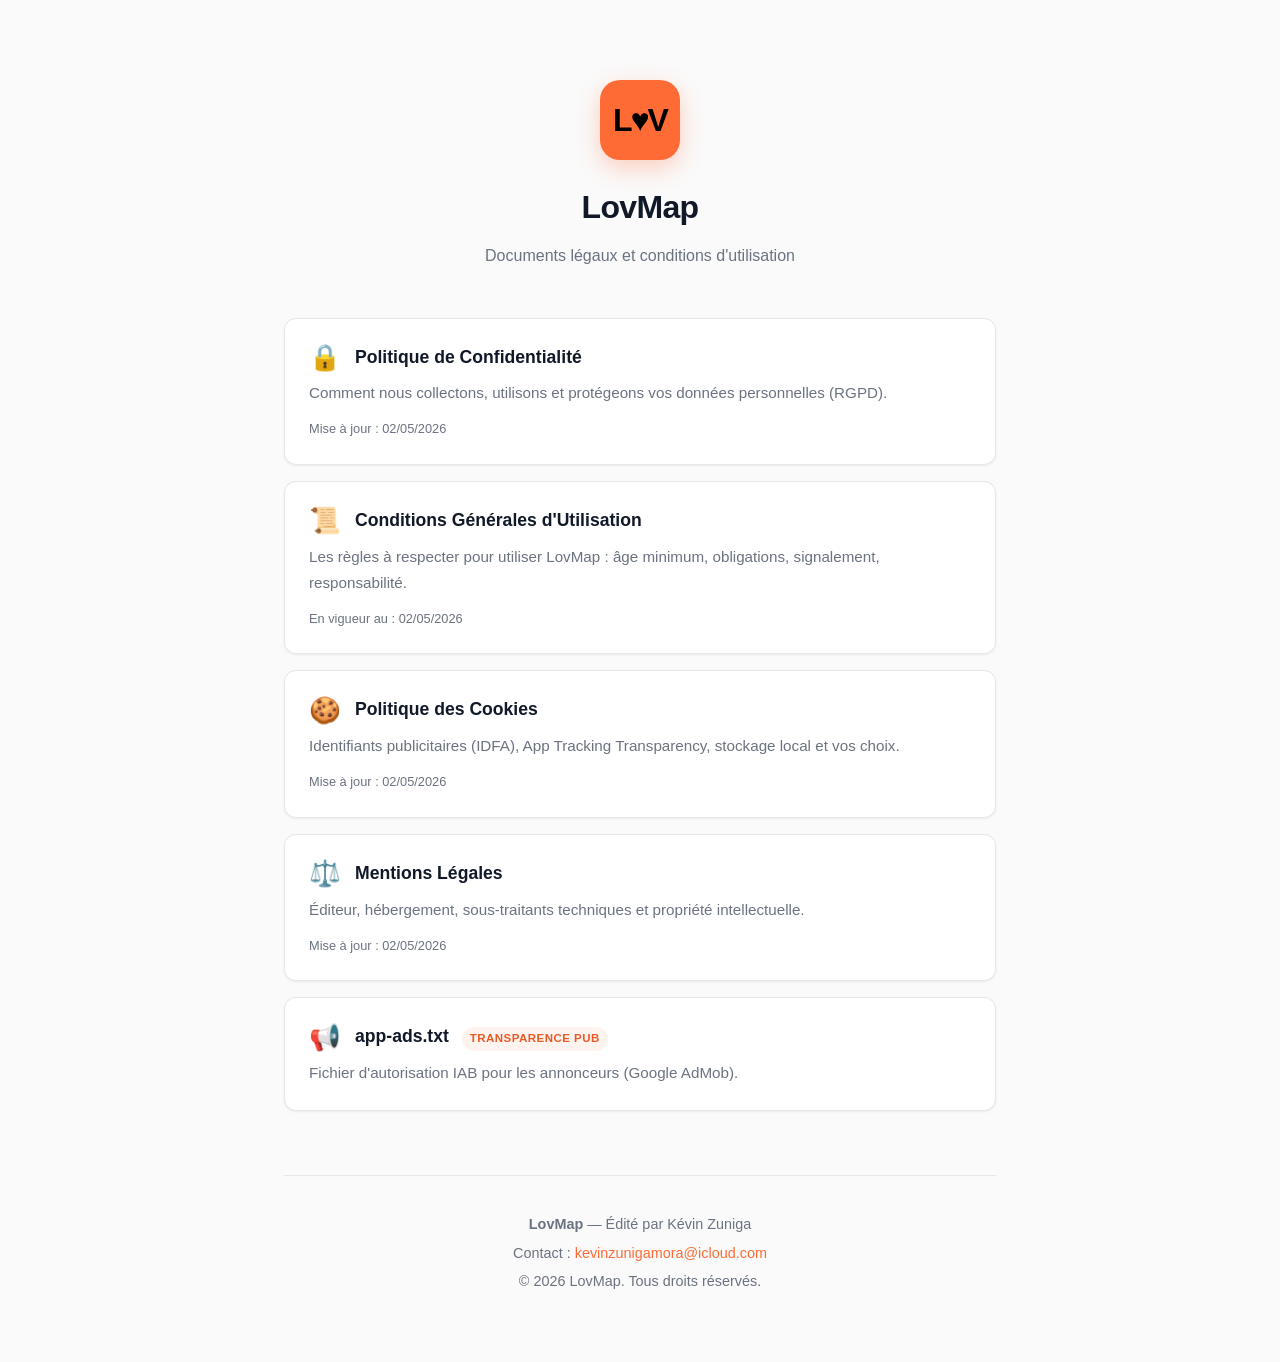
<file: index.html>
<!DOCTYPE html>
<html lang="fr">
  <head>
    <meta charset="UTF-8" />
    <meta name="viewport" content="width=device-width, initial-scale=1.0" />
    <title>LovMap — Documents Légaux</title>
    <meta
      name="description"
      content="Politique de confidentialité, CGU, mentions légales et politique cookies de l'application LovMap."
    />
    <meta name="theme-color" content="#FF6B35" />
    <link rel="stylesheet" href="styles.css" />
  </head>
  <body>
    <div class="container">
      <header class="index-header">
        <div class="logo">L♥V</div>
        <h1>LovMap</h1>
        <p>Documents légaux et conditions d'utilisation</p>
      </header>

      <main class="grid">
        <a class="card" href="politique-de-confidentialite.html">
          <div class="card-header">
            <span class="card-icon">🔒</span>
            <span class="card-title">Politique de Confidentialité</span>
          </div>
          <p class="card-description">
            Comment nous collectons, utilisons et protégeons vos données
            personnelles (RGPD).
          </p>
          <div class="card-meta">Mise à jour : 02/05/2026</div>
        </a>

        <a class="card" href="conditions-generales-utilisation.html">
          <div class="card-header">
            <span class="card-icon">📜</span>
            <span class="card-title">Conditions Générales d'Utilisation</span>
          </div>
          <p class="card-description">
            Les règles à respecter pour utiliser LovMap : âge minimum,
            obligations, signalement, responsabilité.
          </p>
          <div class="card-meta">En vigueur au : 02/05/2026</div>
        </a>

        <a class="card" href="politique-cookies.html">
          <div class="card-header">
            <span class="card-icon">🍪</span>
            <span class="card-title">Politique des Cookies</span>
          </div>
          <p class="card-description">
            Identifiants publicitaires (IDFA), App Tracking Transparency,
            stockage local et vos choix.
          </p>
          <div class="card-meta">Mise à jour : 02/05/2026</div>
        </a>

        <a class="card" href="mentions-legales.html">
          <div class="card-header">
            <span class="card-icon">⚖️</span>
            <span class="card-title">Mentions Légales</span>
          </div>
          <p class="card-description">
            Éditeur, hébergement, sous-traitants techniques et propriété
            intellectuelle.
          </p>
          <div class="card-meta">Mise à jour : 02/05/2026</div>
        </a>

        <a class="card" href="app-ads.txt">
          <div class="card-header">
            <span class="card-icon">📢</span>
            <span class="card-title"
              >app-ads.txt <span class="badge">Transparence pub</span></span
            >
          </div>
          <p class="card-description">
            Fichier d'autorisation IAB pour les annonceurs (Google AdMob).
          </p>
        </a>
      </main>

      <footer class="doc-footer" style="text-align: center">
        <p><strong>LovMap</strong> — Édité par Kévin Zuniga</p>
        <p>
          Contact :
          <a href="mailto:kevinzunigamora@icloud.com"
            >kevinzunigamora@icloud.com</a
          >
        </p>
        <p>&copy; 2026 LovMap. Tous droits réservés.</p>
      </footer>
    </div>
  </body>
</html>
</file>
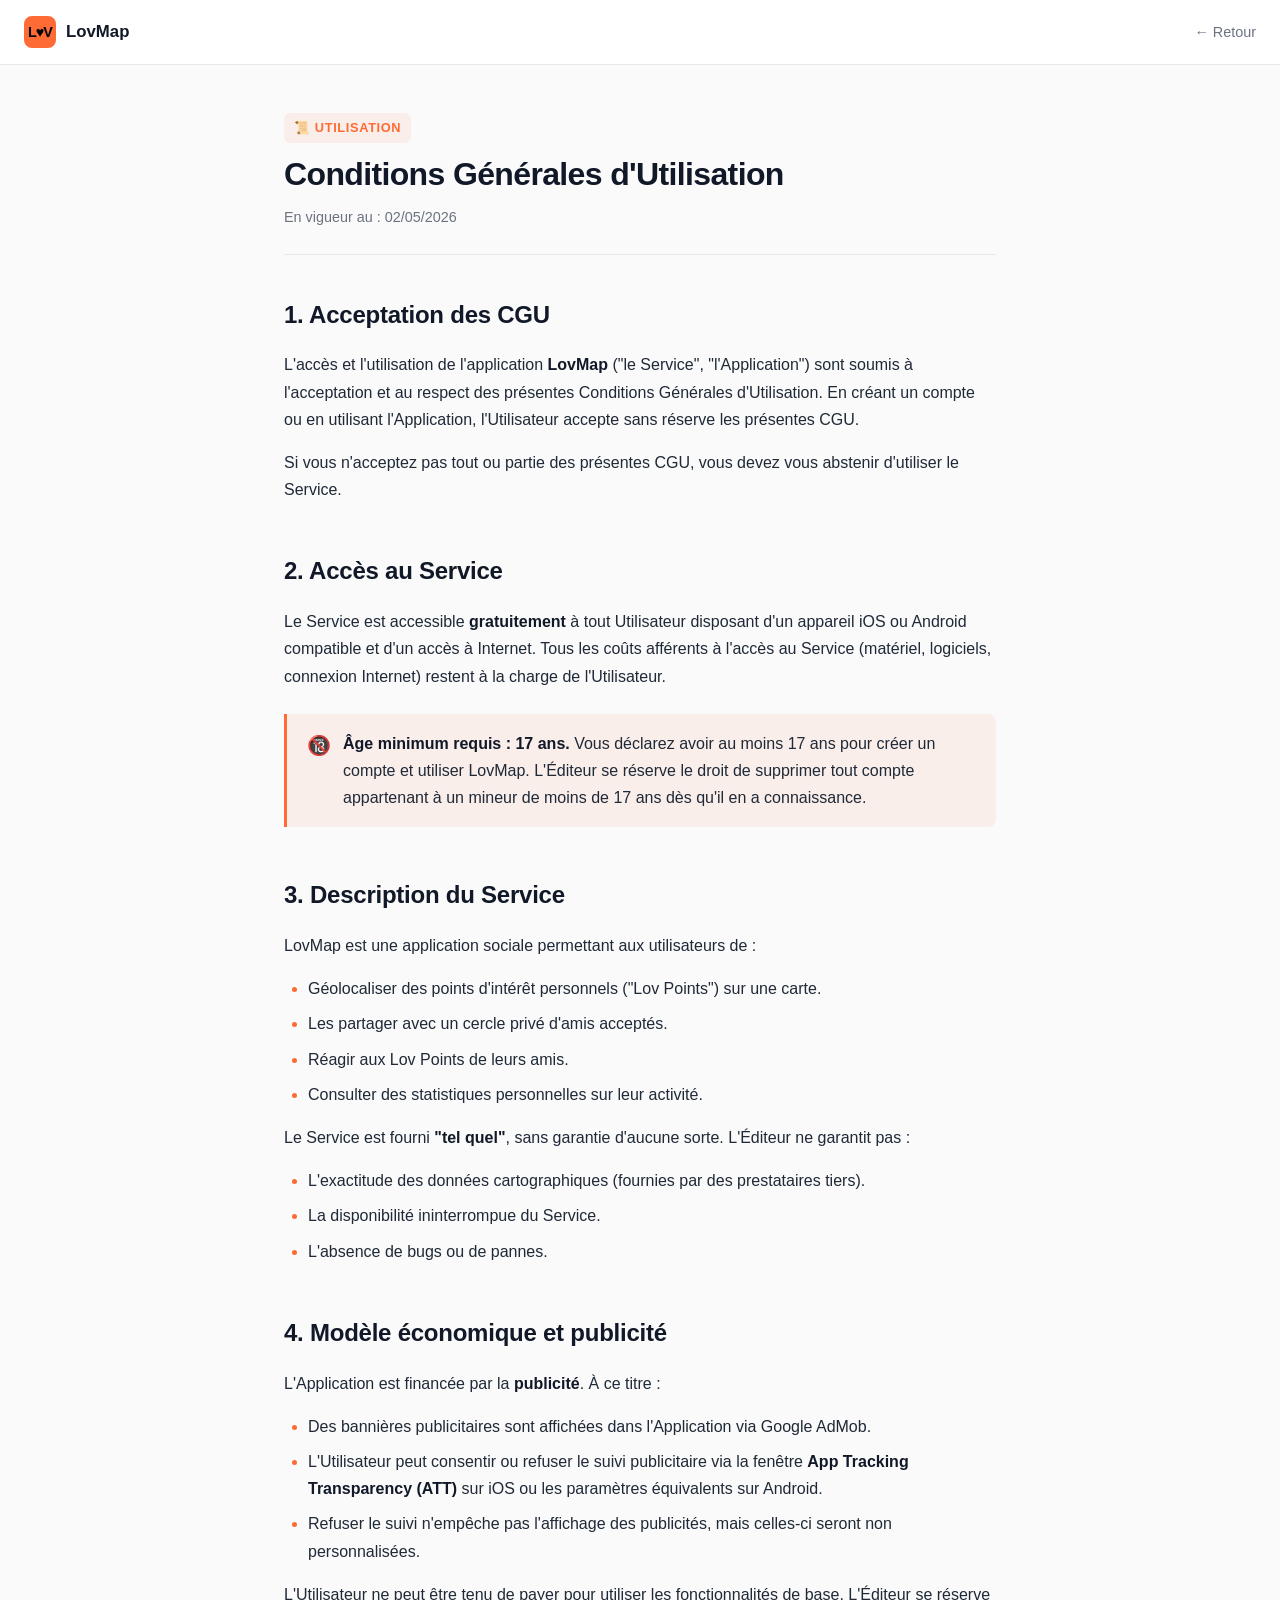
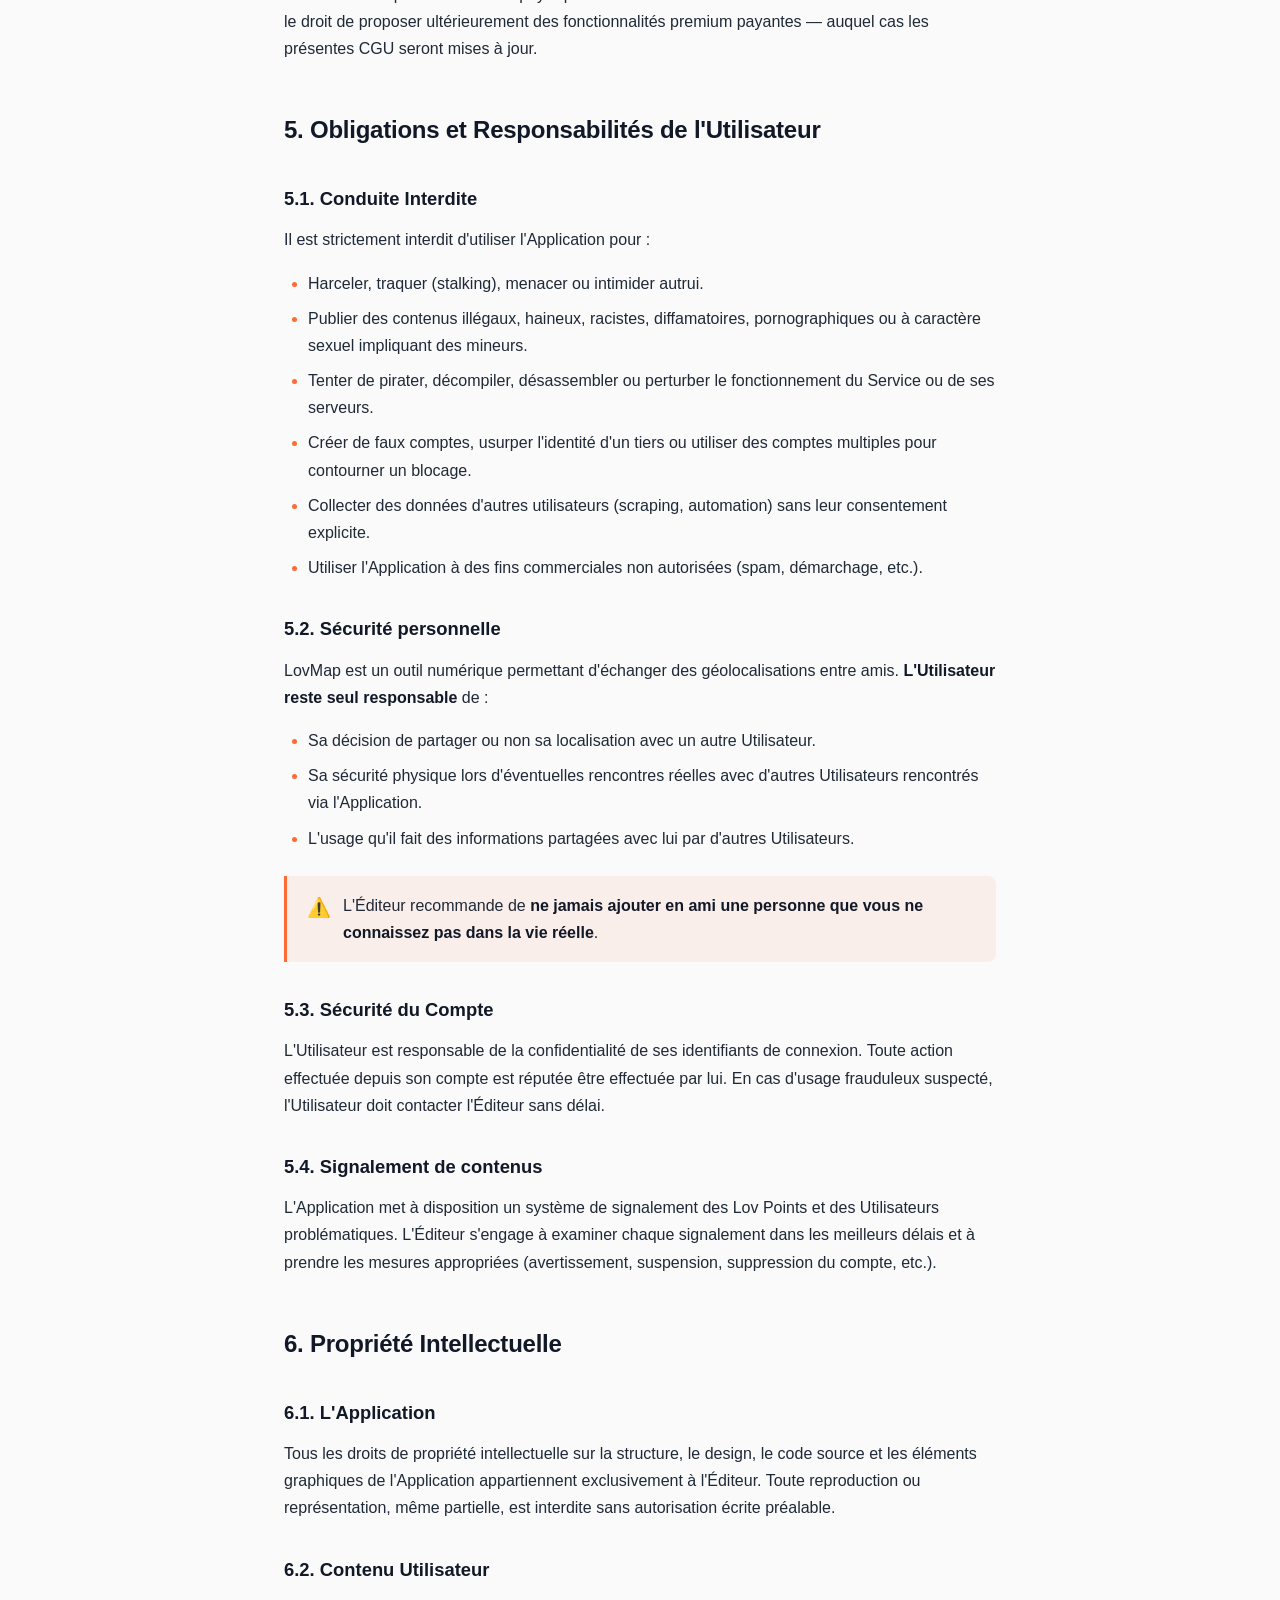
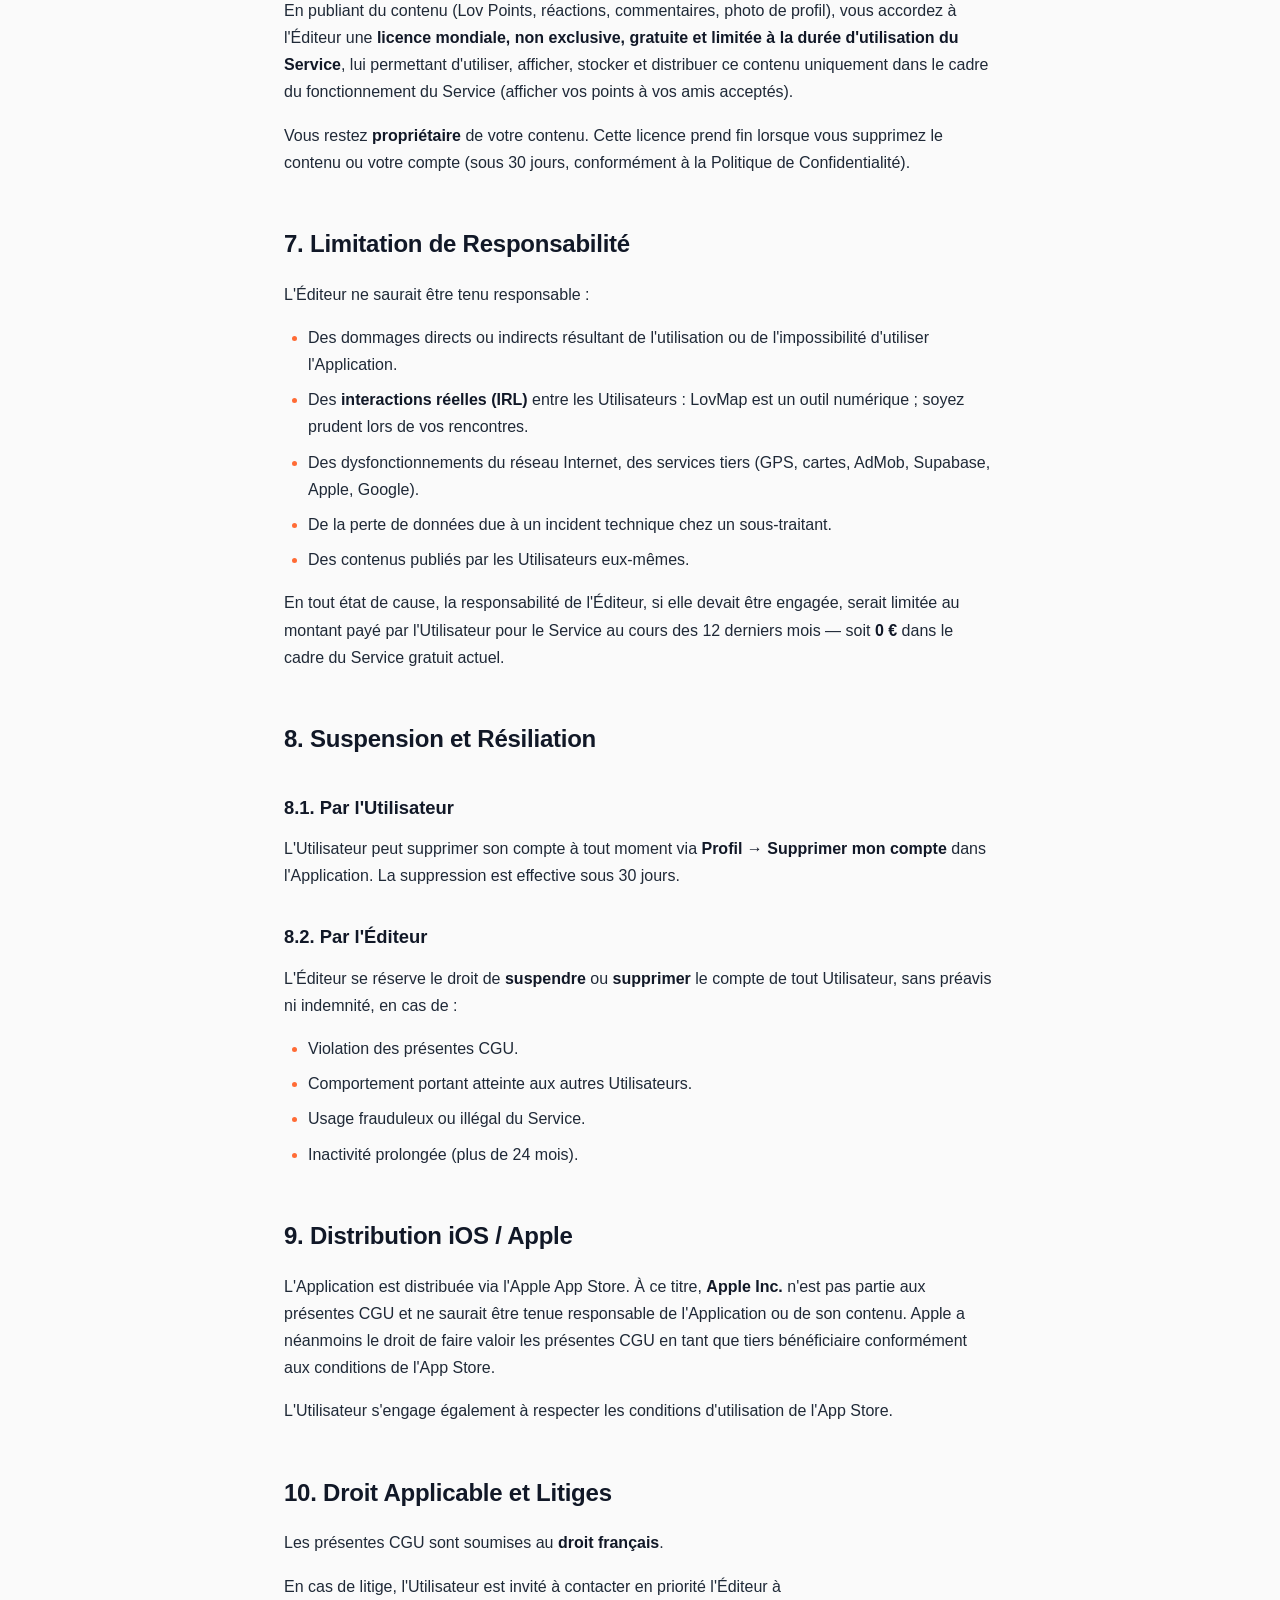
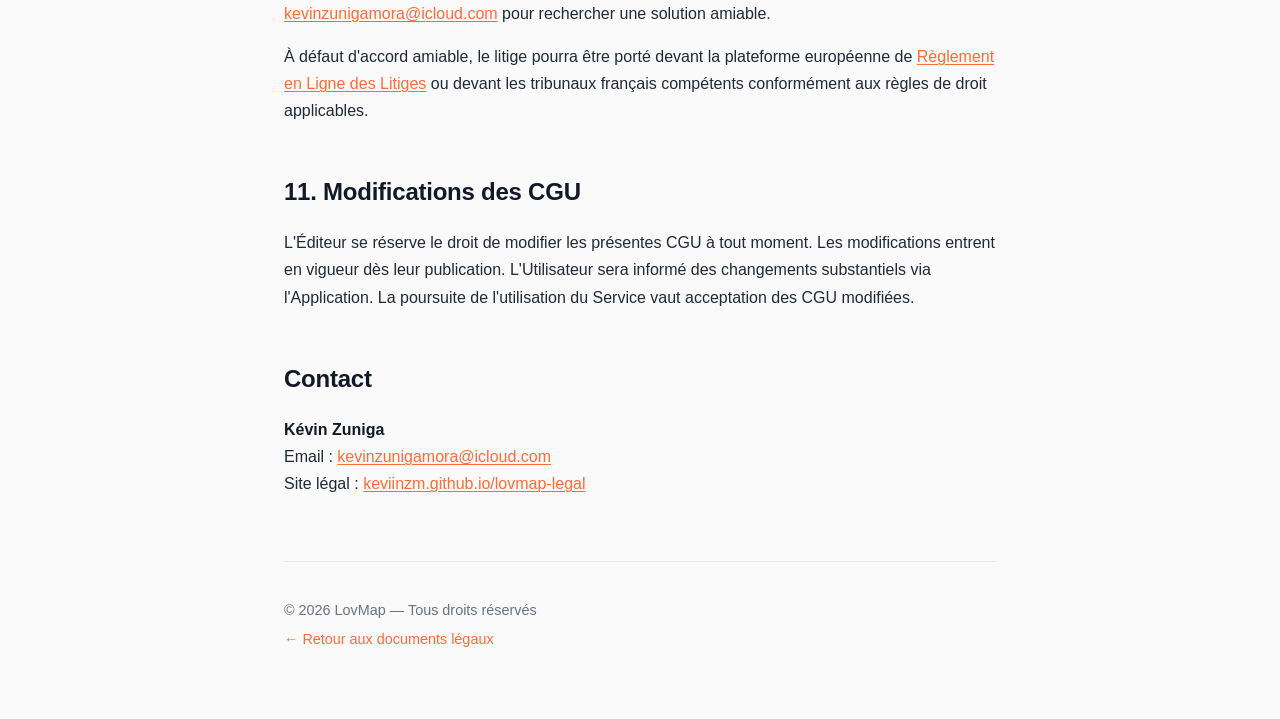
<file: conditions-generales-utilisation.html>
<!DOCTYPE html>
<html lang="fr">
  <head>
    <meta charset="UTF-8" />
    <meta name="viewport" content="width=device-width, initial-scale=1.0" />
    <title>Conditions Générales d'Utilisation — LovMap</title>
    <meta
      name="description"
      content="Conditions Générales d'Utilisation de LovMap : règles, obligations, responsabilités."
    />
    <meta name="theme-color" content="#FF6B35" />
    <link rel="stylesheet" href="styles.css" />
  </head>
  <body>
    <nav class="topnav">
      <a class="brand" href="index.html">
        <span class="brand-logo">L♥V</span>
        <span>LovMap</span>
      </a>
      <a class="back-link" href="index.html">← Retour</a>
    </nav>

    <div class="container">
      <header class="doc-header">
        <span class="eyebrow">📜 Utilisation</span>
        <h1>Conditions Générales d'Utilisation</h1>
        <div class="updated">En vigueur au : 02/05/2026</div>
      </header>

      <article>
        <h2>1. Acceptation des CGU</h2>
        <p>
          L'accès et l'utilisation de l'application <strong>LovMap</strong> ("le
          Service", "l'Application") sont soumis à l'acceptation et au respect
          des présentes Conditions Générales d'Utilisation. En créant un compte
          ou en utilisant l'Application, l'Utilisateur accepte sans réserve les
          présentes CGU.
        </p>
        <p>
          Si vous n'acceptez pas tout ou partie des présentes CGU, vous devez
          vous abstenir d'utiliser le Service.
        </p>

        <h2>2. Accès au Service</h2>
        <p>
          Le Service est accessible <strong>gratuitement</strong> à tout
          Utilisateur disposant d'un appareil iOS ou Android compatible et d'un
          accès à Internet. Tous les coûts afférents à l'accès au Service
          (matériel, logiciels, connexion Internet) restent à la charge de
          l'Utilisateur.
        </p>
        <div class="callout">
          <span class="callout-icon">🔞</span>
          <div class="callout-body">
            <strong>Âge minimum requis : 17 ans.</strong> Vous déclarez avoir
            au moins 17 ans pour créer un compte et utiliser LovMap. L'Éditeur
            se réserve le droit de supprimer tout compte appartenant à un
            mineur de moins de 17 ans dès qu'il en a connaissance.
          </div>
        </div>

        <h2>3. Description du Service</h2>
        <p>
          LovMap est une application sociale permettant aux utilisateurs de :
        </p>
        <ul>
          <li>
            Géolocaliser des points d'intérêt personnels ("Lov Points") sur une
            carte.
          </li>
          <li>Les partager avec un cercle privé d'amis acceptés.</li>
          <li>Réagir aux Lov Points de leurs amis.</li>
          <li>Consulter des statistiques personnelles sur leur activité.</li>
        </ul>
        <p>
          Le Service est fourni <strong>"tel quel"</strong>, sans garantie
          d'aucune sorte. L'Éditeur ne garantit pas :
        </p>
        <ul>
          <li>
            L'exactitude des données cartographiques (fournies par des
            prestataires tiers).
          </li>
          <li>La disponibilité ininterrompue du Service.</li>
          <li>L'absence de bugs ou de pannes.</li>
        </ul>

        <h2>4. Modèle économique et publicité</h2>
        <p>
          L'Application est financée par la <strong>publicité</strong>. À ce
          titre :
        </p>
        <ul>
          <li>
            Des bannières publicitaires sont affichées dans l'Application via
            Google AdMob.
          </li>
          <li>
            L'Utilisateur peut consentir ou refuser le suivi publicitaire via
            la fenêtre <strong>App Tracking Transparency (ATT)</strong> sur iOS
            ou les paramètres équivalents sur Android.
          </li>
          <li>
            Refuser le suivi n'empêche pas l'affichage des publicités, mais
            celles-ci seront non personnalisées.
          </li>
        </ul>
        <p>
          L'Utilisateur ne peut être tenu de payer pour utiliser les
          fonctionnalités de base. L'Éditeur se réserve le droit de proposer
          ultérieurement des fonctionnalités premium payantes — auquel cas les
          présentes CGU seront mises à jour.
        </p>

        <h2>5. Obligations et Responsabilités de l'Utilisateur</h2>

        <h3>5.1. Conduite Interdite</h3>
        <p>Il est strictement interdit d'utiliser l'Application pour :</p>
        <ul>
          <li>Harceler, traquer (stalking), menacer ou intimider autrui.</li>
          <li>
            Publier des contenus illégaux, haineux, racistes, diffamatoires,
            pornographiques ou à caractère sexuel impliquant des mineurs.
          </li>
          <li>
            Tenter de pirater, décompiler, désassembler ou perturber le
            fonctionnement du Service ou de ses serveurs.
          </li>
          <li>
            Créer de faux comptes, usurper l'identité d'un tiers ou utiliser
            des comptes multiples pour contourner un blocage.
          </li>
          <li>
            Collecter des données d'autres utilisateurs (scraping, automation)
            sans leur consentement explicite.
          </li>
          <li>
            Utiliser l'Application à des fins commerciales non autorisées
            (spam, démarchage, etc.).
          </li>
        </ul>

        <h3>5.2. Sécurité personnelle</h3>
        <p>
          LovMap est un outil numérique permettant d'échanger des
          géolocalisations entre amis. <strong>L'Utilisateur reste seul
          responsable</strong> de :
        </p>
        <ul>
          <li>
            Sa décision de partager ou non sa localisation avec un autre
            Utilisateur.
          </li>
          <li>
            Sa sécurité physique lors d'éventuelles rencontres réelles avec
            d'autres Utilisateurs rencontrés via l'Application.
          </li>
          <li>
            L'usage qu'il fait des informations partagées avec lui par d'autres
            Utilisateurs.
          </li>
        </ul>
        <div class="callout">
          <span class="callout-icon">⚠️</span>
          <div class="callout-body">
            L'Éditeur recommande de
            <strong>ne jamais ajouter en ami une personne que vous ne
            connaissez pas dans la vie réelle</strong>.
          </div>
        </div>

        <h3>5.3. Sécurité du Compte</h3>
        <p>
          L'Utilisateur est responsable de la confidentialité de ses
          identifiants de connexion. Toute action effectuée depuis son compte
          est réputée être effectuée par lui. En cas d'usage frauduleux
          suspecté, l'Utilisateur doit contacter l'Éditeur sans délai.
        </p>

        <h3>5.4. Signalement de contenus</h3>
        <p>
          L'Application met à disposition un système de signalement des Lov
          Points et des Utilisateurs problématiques. L'Éditeur s'engage à
          examiner chaque signalement dans les meilleurs délais et à prendre
          les mesures appropriées (avertissement, suspension, suppression du
          compte, etc.).
        </p>

        <h2>6. Propriété Intellectuelle</h2>

        <h3>6.1. L'Application</h3>
        <p>
          Tous les droits de propriété intellectuelle sur la structure, le
          design, le code source et les éléments graphiques de l'Application
          appartiennent exclusivement à l'Éditeur. Toute reproduction ou
          représentation, même partielle, est interdite sans autorisation
          écrite préalable.
        </p>

        <h3>6.2. Contenu Utilisateur</h3>
        <p>
          En publiant du contenu (Lov Points, réactions, commentaires, photo de
          profil), vous accordez à l'Éditeur une <strong>licence mondiale, non
          exclusive, gratuite et limitée à la durée d'utilisation du
          Service</strong>, lui permettant d'utiliser, afficher, stocker et
          distribuer ce contenu uniquement dans le cadre du fonctionnement du
          Service (afficher vos points à vos amis acceptés).
        </p>
        <p>
          Vous restez <strong>propriétaire</strong> de votre contenu. Cette
          licence prend fin lorsque vous supprimez le contenu ou votre compte
          (sous 30 jours, conformément à la Politique de Confidentialité).
        </p>

        <h2>7. Limitation de Responsabilité</h2>
        <p>L'Éditeur ne saurait être tenu responsable :</p>
        <ul>
          <li>
            Des dommages directs ou indirects résultant de l'utilisation ou de
            l'impossibilité d'utiliser l'Application.
          </li>
          <li>
            Des <strong>interactions réelles (IRL)</strong> entre les
            Utilisateurs : LovMap est un outil numérique ; soyez prudent lors
            de vos rencontres.
          </li>
          <li>
            Des dysfonctionnements du réseau Internet, des services tiers (GPS,
            cartes, AdMob, Supabase, Apple, Google).
          </li>
          <li>
            De la perte de données due à un incident technique chez un
            sous-traitant.
          </li>
          <li>Des contenus publiés par les Utilisateurs eux-mêmes.</li>
        </ul>
        <p>
          En tout état de cause, la responsabilité de l'Éditeur, si elle devait
          être engagée, serait limitée au montant payé par l'Utilisateur pour
          le Service au cours des 12 derniers mois — soit
          <strong>0 €</strong> dans le cadre du Service gratuit actuel.
        </p>

        <h2>8. Suspension et Résiliation</h2>

        <h3>8.1. Par l'Utilisateur</h3>
        <p>
          L'Utilisateur peut supprimer son compte à tout moment via
          <strong>Profil → Supprimer mon compte</strong> dans l'Application. La
          suppression est effective sous 30 jours.
        </p>

        <h3>8.2. Par l'Éditeur</h3>
        <p>
          L'Éditeur se réserve le droit de <strong>suspendre</strong> ou
          <strong>supprimer</strong> le compte de tout Utilisateur, sans
          préavis ni indemnité, en cas de :
        </p>
        <ul>
          <li>Violation des présentes CGU.</li>
          <li>Comportement portant atteinte aux autres Utilisateurs.</li>
          <li>Usage frauduleux ou illégal du Service.</li>
          <li>Inactivité prolongée (plus de 24 mois).</li>
        </ul>

        <h2>9. Distribution iOS / Apple</h2>
        <p>
          L'Application est distribuée via l'Apple App Store. À ce titre,
          <strong>Apple Inc.</strong> n'est pas partie aux présentes CGU et ne
          saurait être tenue responsable de l'Application ou de son contenu.
          Apple a néanmoins le droit de faire valoir les présentes CGU en tant
          que tiers bénéficiaire conformément aux conditions de l'App Store.
        </p>
        <p>
          L'Utilisateur s'engage également à respecter les conditions
          d'utilisation de l'App Store.
        </p>

        <h2>10. Droit Applicable et Litiges</h2>
        <p>
          Les présentes CGU sont soumises au <strong>droit français</strong>.
        </p>
        <p>
          En cas de litige, l'Utilisateur est invité à contacter en priorité
          l'Éditeur à
          <a href="mailto:kevinzunigamora@icloud.com"
            >kevinzunigamora@icloud.com</a
          >
          pour rechercher une solution amiable.
        </p>
        <p>
          À défaut d'accord amiable, le litige pourra être porté devant la
          plateforme européenne de
          <a
            href="https://ec.europa.eu/consumers/odr/"
            target="_blank"
            rel="noopener"
            >Règlement en Ligne des Litiges</a
          >
          ou devant les tribunaux français compétents conformément aux règles
          de droit applicables.
        </p>

        <h2>11. Modifications des CGU</h2>
        <p>
          L'Éditeur se réserve le droit de modifier les présentes CGU à tout
          moment. Les modifications entrent en vigueur dès leur publication.
          L'Utilisateur sera informé des changements substantiels via
          l'Application. La poursuite de l'utilisation du Service vaut
          acceptation des CGU modifiées.
        </p>

        <h2>Contact</h2>
        <p>
          <strong>Kévin Zuniga</strong><br />
          Email :
          <a href="mailto:kevinzunigamora@icloud.com"
            >kevinzunigamora@icloud.com</a
          ><br />
          Site légal :
          <a href="https://keviinzm.github.io/lovmap-legal/"
            >keviinzm.github.io/lovmap-legal</a
          >
        </p>
      </article>

      <footer class="doc-footer">
        <p>&copy; 2026 LovMap — Tous droits réservés</p>
        <p>
          <a href="index.html">← Retour aux documents légaux</a>
        </p>
      </footer>
    </div>
  </body>
</html>
</file>
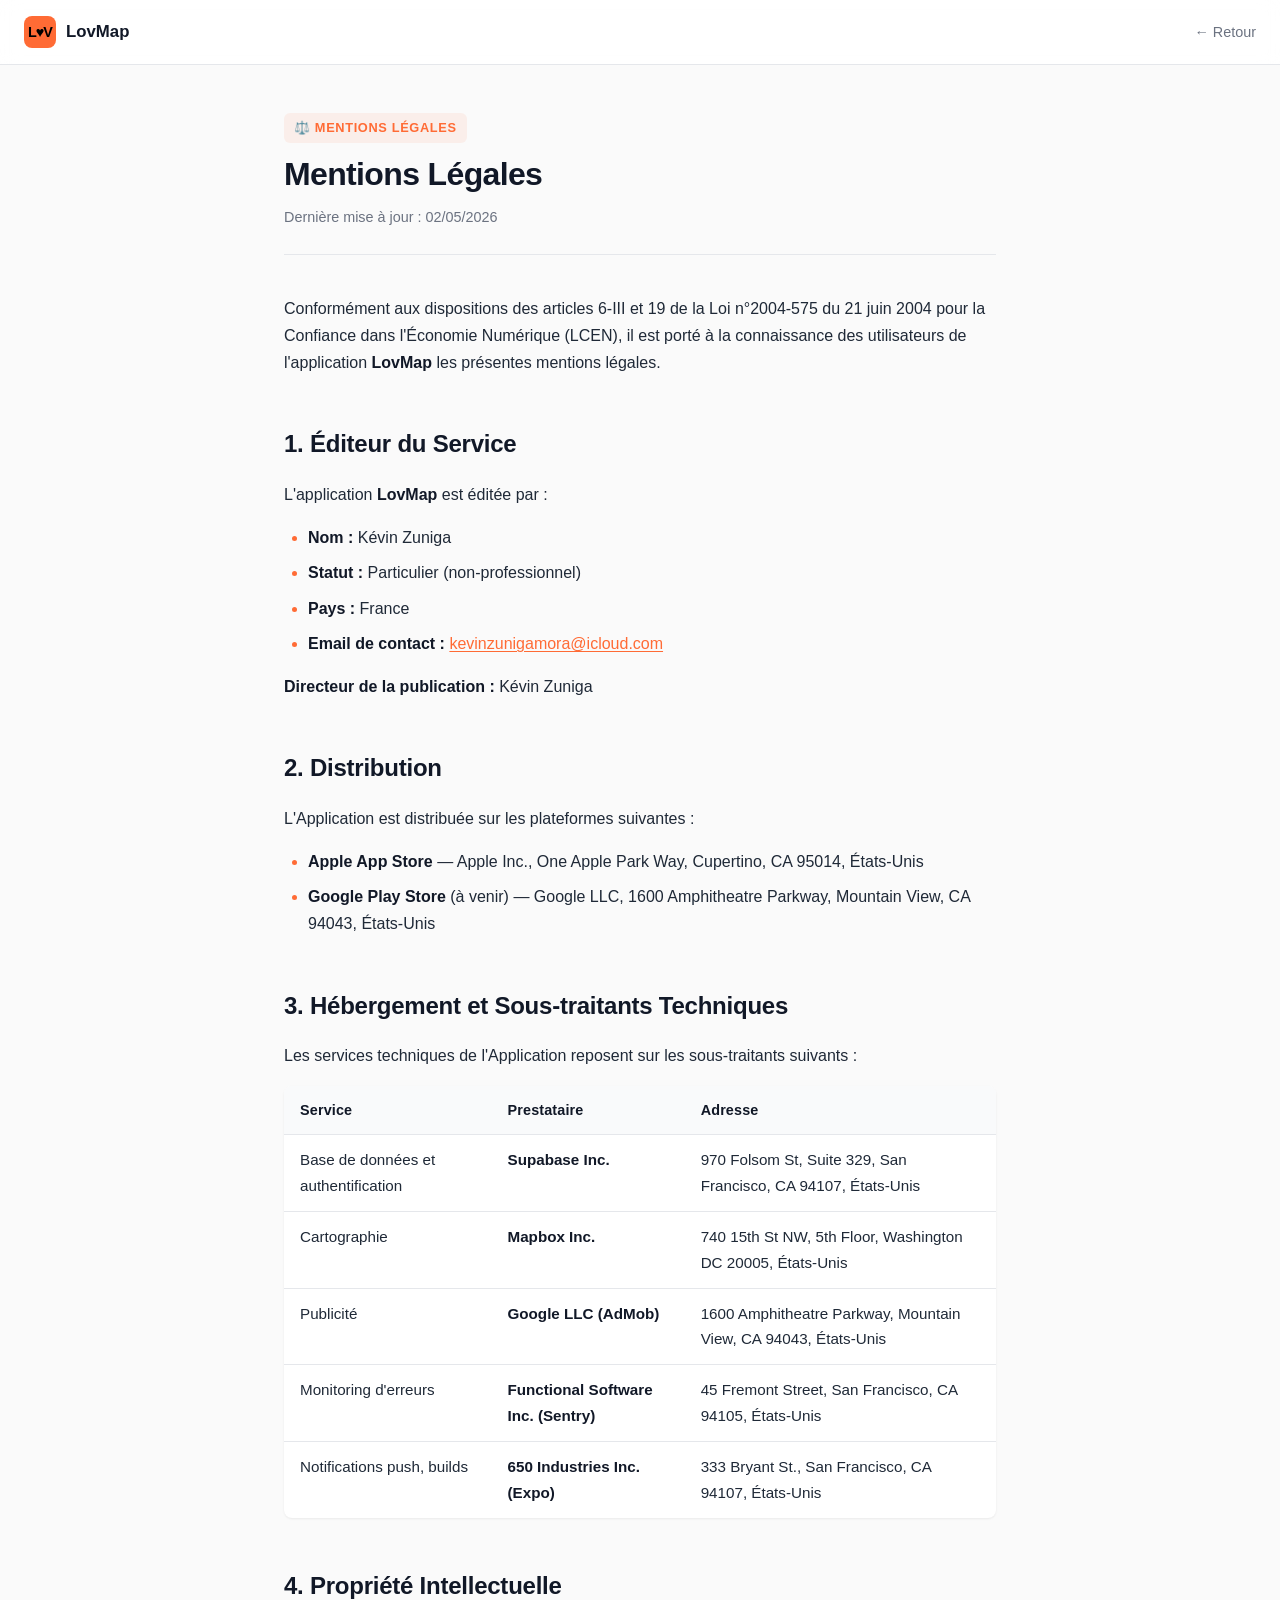
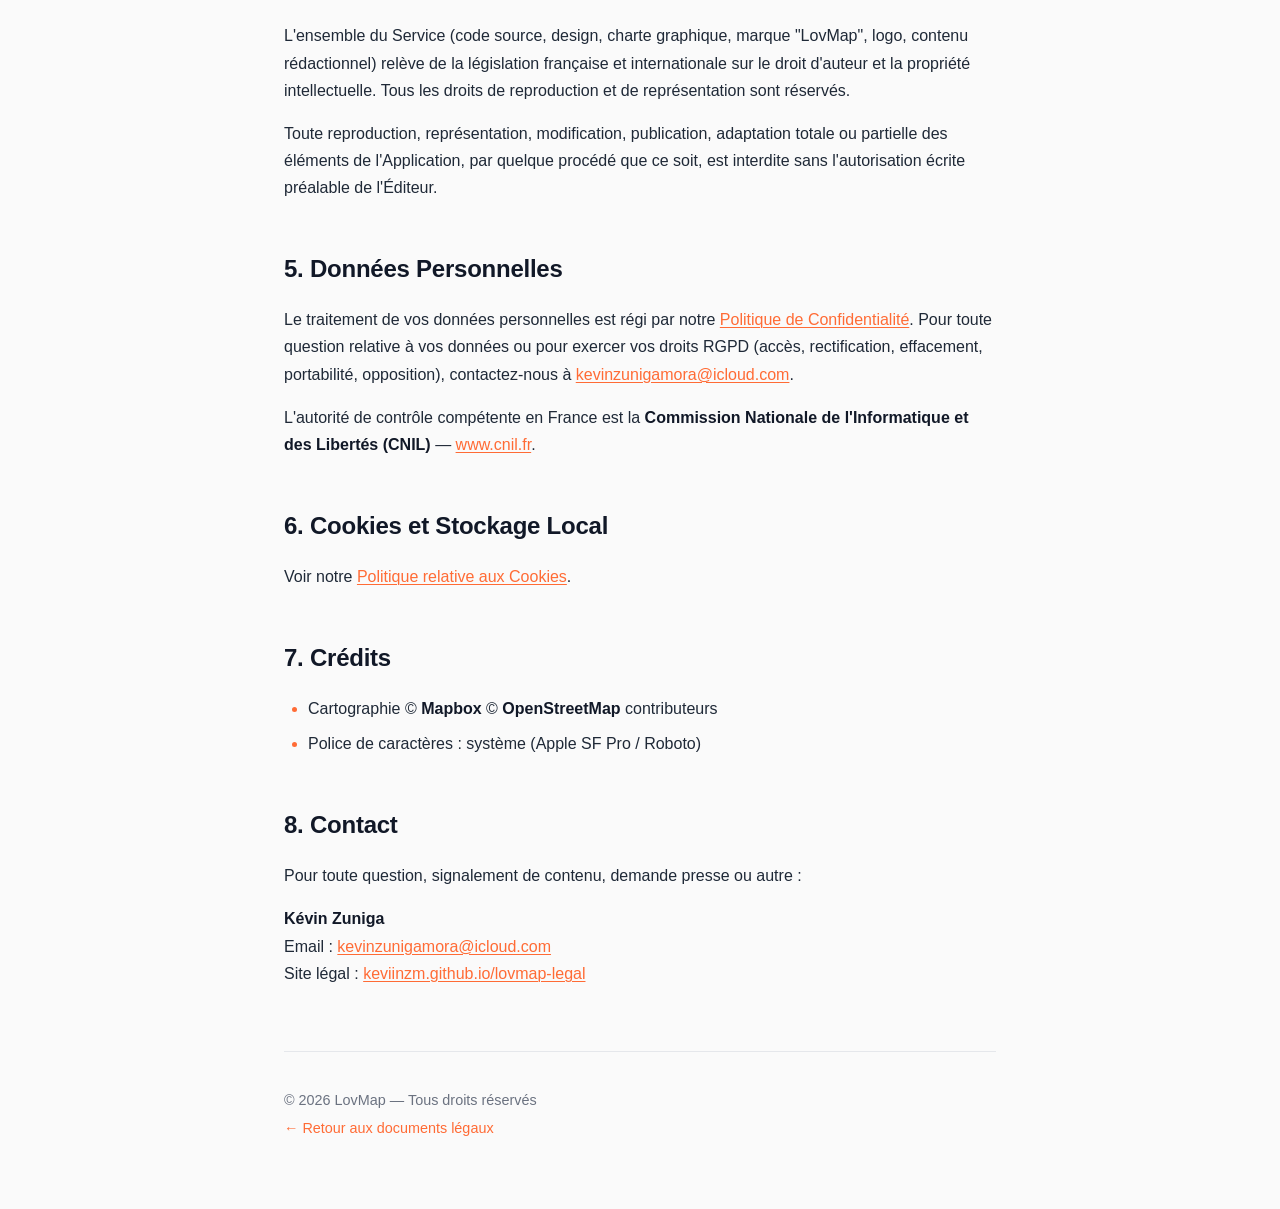
<file: mentions-legales.html>
<!DOCTYPE html>
<html lang="fr">
  <head>
    <meta charset="UTF-8" />
    <meta name="viewport" content="width=device-width, initial-scale=1.0" />
    <title>Mentions Légales — LovMap</title>
    <meta
      name="description"
      content="Mentions légales de LovMap : éditeur, hébergement, sous-traitants techniques."
    />
    <meta name="theme-color" content="#FF6B35" />
    <link rel="stylesheet" href="styles.css" />
  </head>
  <body>
    <nav class="topnav">
      <a class="brand" href="index.html">
        <span class="brand-logo">L♥V</span>
        <span>LovMap</span>
      </a>
      <a class="back-link" href="index.html">← Retour</a>
    </nav>

    <div class="container">
      <header class="doc-header">
        <span class="eyebrow">⚖️ Mentions Légales</span>
        <h1>Mentions Légales</h1>
        <div class="updated">Dernière mise à jour : 02/05/2026</div>
      </header>

      <article>
        <p>
          Conformément aux dispositions des articles 6-III et 19 de la Loi
          n°2004-575 du 21 juin 2004 pour la Confiance dans l'Économie
          Numérique (LCEN), il est porté à la connaissance des utilisateurs de
          l'application <strong>LovMap</strong> les présentes mentions légales.
        </p>

        <h2>1. Éditeur du Service</h2>
        <p>L'application <strong>LovMap</strong> est éditée par :</p>
        <ul>
          <li><strong>Nom :</strong> Kévin Zuniga</li>
          <li>
            <strong>Statut :</strong> Particulier (non-professionnel)
          </li>
          <li><strong>Pays :</strong> France</li>
          <li>
            <strong>Email de contact :</strong>
            <a href="mailto:kevinzunigamora@icloud.com"
              >kevinzunigamora@icloud.com</a
            >
          </li>
        </ul>
        <p>
          <strong>Directeur de la publication :</strong> Kévin Zuniga
        </p>

        <h2>2. Distribution</h2>
        <p>L'Application est distribuée sur les plateformes suivantes :</p>
        <ul>
          <li>
            <strong>Apple App Store</strong> — Apple Inc., One Apple Park Way,
            Cupertino, CA 95014, États-Unis
          </li>
          <li>
            <strong>Google Play Store</strong> (à venir) — Google LLC, 1600
            Amphitheatre Parkway, Mountain View, CA 94043, États-Unis
          </li>
        </ul>

        <h2>3. Hébergement et Sous-traitants Techniques</h2>
        <p>
          Les services techniques de l'Application reposent sur les
          sous-traitants suivants :
        </p>
        <table>
          <thead>
            <tr>
              <th>Service</th>
              <th>Prestataire</th>
              <th>Adresse</th>
            </tr>
          </thead>
          <tbody>
            <tr>
              <td>Base de données et authentification</td>
              <td><strong>Supabase Inc.</strong></td>
              <td>970 Folsom St, Suite 329, San Francisco, CA 94107, États-Unis</td>
            </tr>
            <tr>
              <td>Cartographie</td>
              <td><strong>Mapbox Inc.</strong></td>
              <td>740 15th St NW, 5th Floor, Washington DC 20005, États-Unis</td>
            </tr>
            <tr>
              <td>Publicité</td>
              <td><strong>Google LLC (AdMob)</strong></td>
              <td>1600 Amphitheatre Parkway, Mountain View, CA 94043, États-Unis</td>
            </tr>
            <tr>
              <td>Monitoring d'erreurs</td>
              <td><strong>Functional Software Inc. (Sentry)</strong></td>
              <td>45 Fremont Street, San Francisco, CA 94105, États-Unis</td>
            </tr>
            <tr>
              <td>Notifications push, builds</td>
              <td><strong>650 Industries Inc. (Expo)</strong></td>
              <td>333 Bryant St., San Francisco, CA 94107, États-Unis</td>
            </tr>
          </tbody>
        </table>

        <h2>4. Propriété Intellectuelle</h2>
        <p>
          L'ensemble du Service (code source, design, charte graphique, marque
          "LovMap", logo, contenu rédactionnel) relève de la législation
          française et internationale sur le droit d'auteur et la propriété
          intellectuelle. Tous les droits de reproduction et de représentation
          sont réservés.
        </p>
        <p>
          Toute reproduction, représentation, modification, publication,
          adaptation totale ou partielle des éléments de l'Application, par
          quelque procédé que ce soit, est interdite sans l'autorisation
          écrite préalable de l'Éditeur.
        </p>

        <h2>5. Données Personnelles</h2>
        <p>
          Le traitement de vos données personnelles est régi par notre
          <a href="politique-de-confidentialite.html"
            >Politique de Confidentialité</a
          >. Pour toute question relative à vos données ou pour exercer vos
          droits RGPD (accès, rectification, effacement, portabilité,
          opposition), contactez-nous à
          <a href="mailto:kevinzunigamora@icloud.com"
            >kevinzunigamora@icloud.com</a
          >.
        </p>
        <p>
          L'autorité de contrôle compétente en France est la
          <strong>Commission Nationale de l'Informatique et des Libertés
          (CNIL)</strong> —
          <a href="https://www.cnil.fr" target="_blank" rel="noopener"
            >www.cnil.fr</a
          >.
        </p>

        <h2>6. Cookies et Stockage Local</h2>
        <p>
          Voir notre
          <a href="politique-cookies.html">Politique relative aux Cookies</a>.
        </p>

        <h2>7. Crédits</h2>
        <ul>
          <li>
            Cartographie © <strong>Mapbox</strong> ©
            <strong>OpenStreetMap</strong> contributeurs
          </li>
          <li>Police de caractères : système (Apple SF Pro / Roboto)</li>
        </ul>

        <h2>8. Contact</h2>
        <p>
          Pour toute question, signalement de contenu, demande presse ou
          autre :
        </p>
        <p>
          <strong>Kévin Zuniga</strong><br />
          Email :
          <a href="mailto:kevinzunigamora@icloud.com"
            >kevinzunigamora@icloud.com</a
          ><br />
          Site légal :
          <a href="https://keviinzm.github.io/lovmap-legal/"
            >keviinzm.github.io/lovmap-legal</a
          >
        </p>
      </article>

      <footer class="doc-footer">
        <p>&copy; 2026 LovMap — Tous droits réservés</p>
        <p>
          <a href="index.html">← Retour aux documents légaux</a>
        </p>
      </footer>
    </div>
  </body>
</html>
</file>
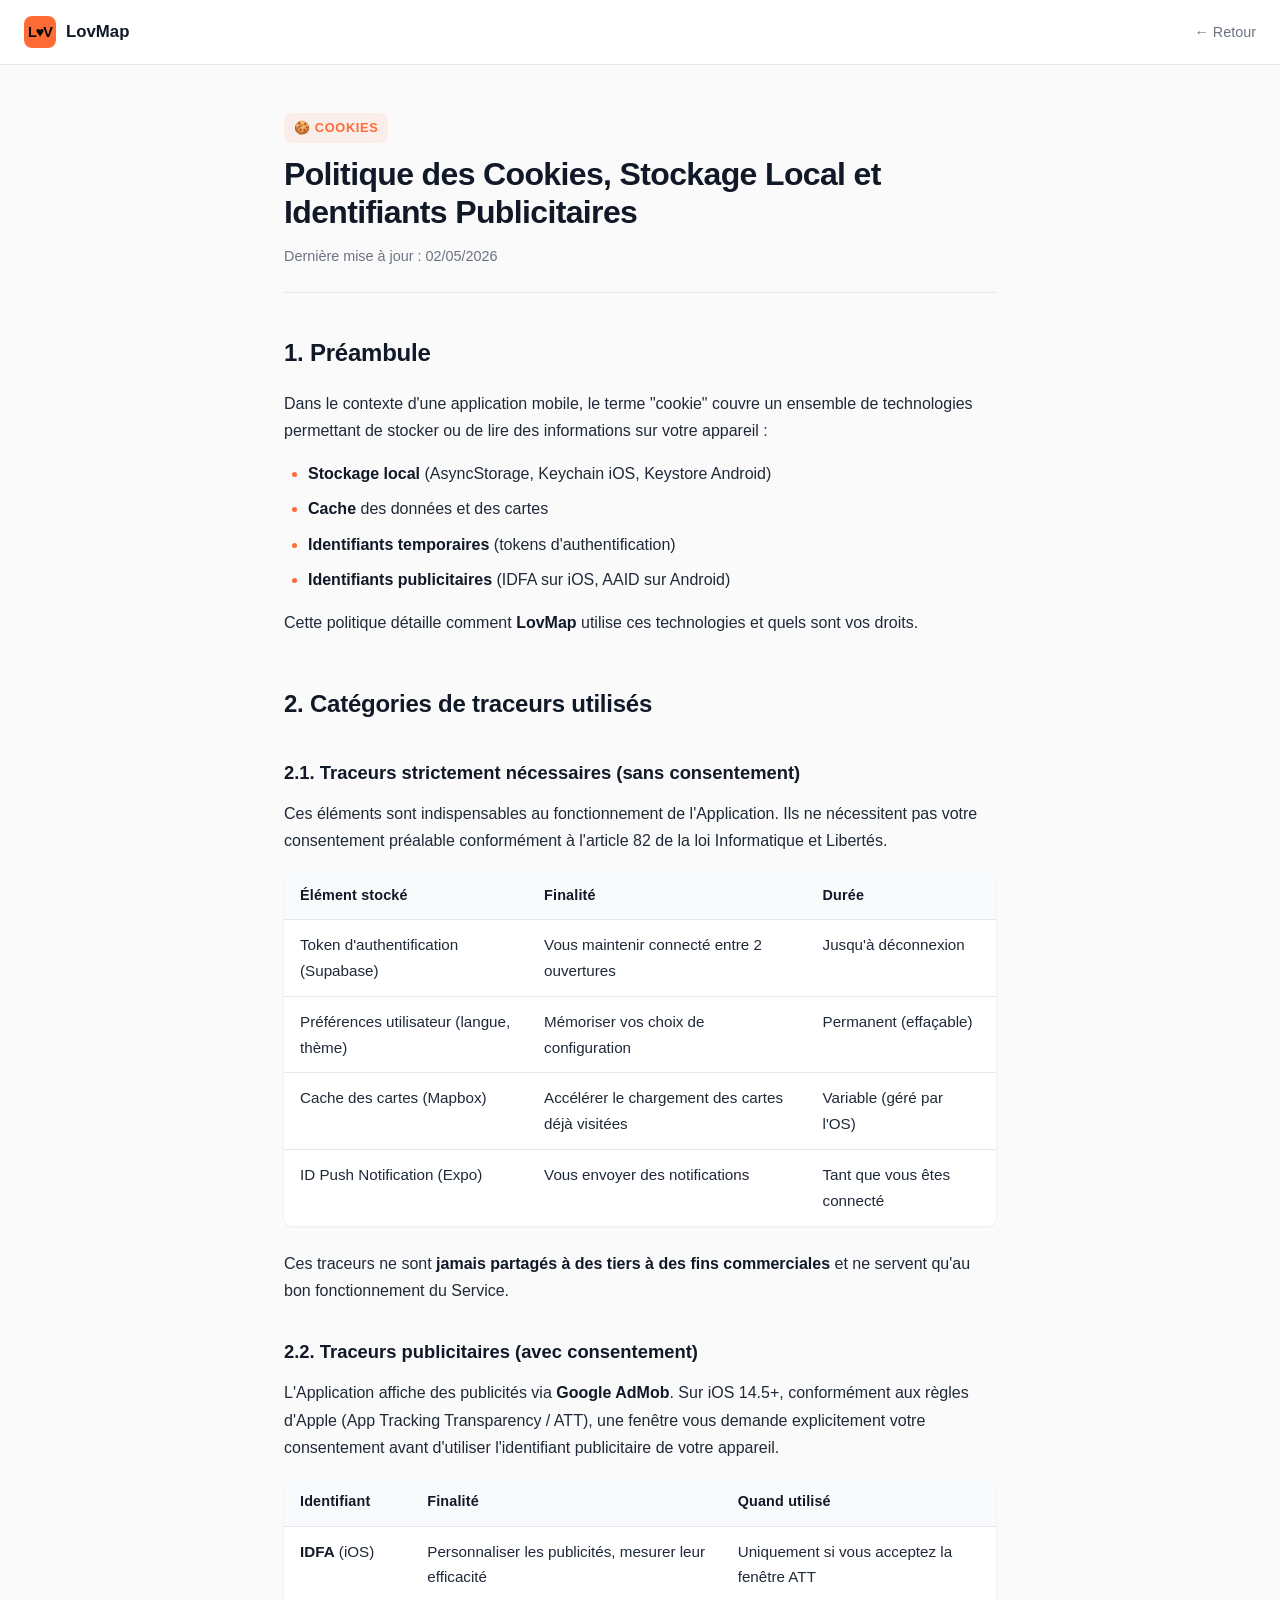
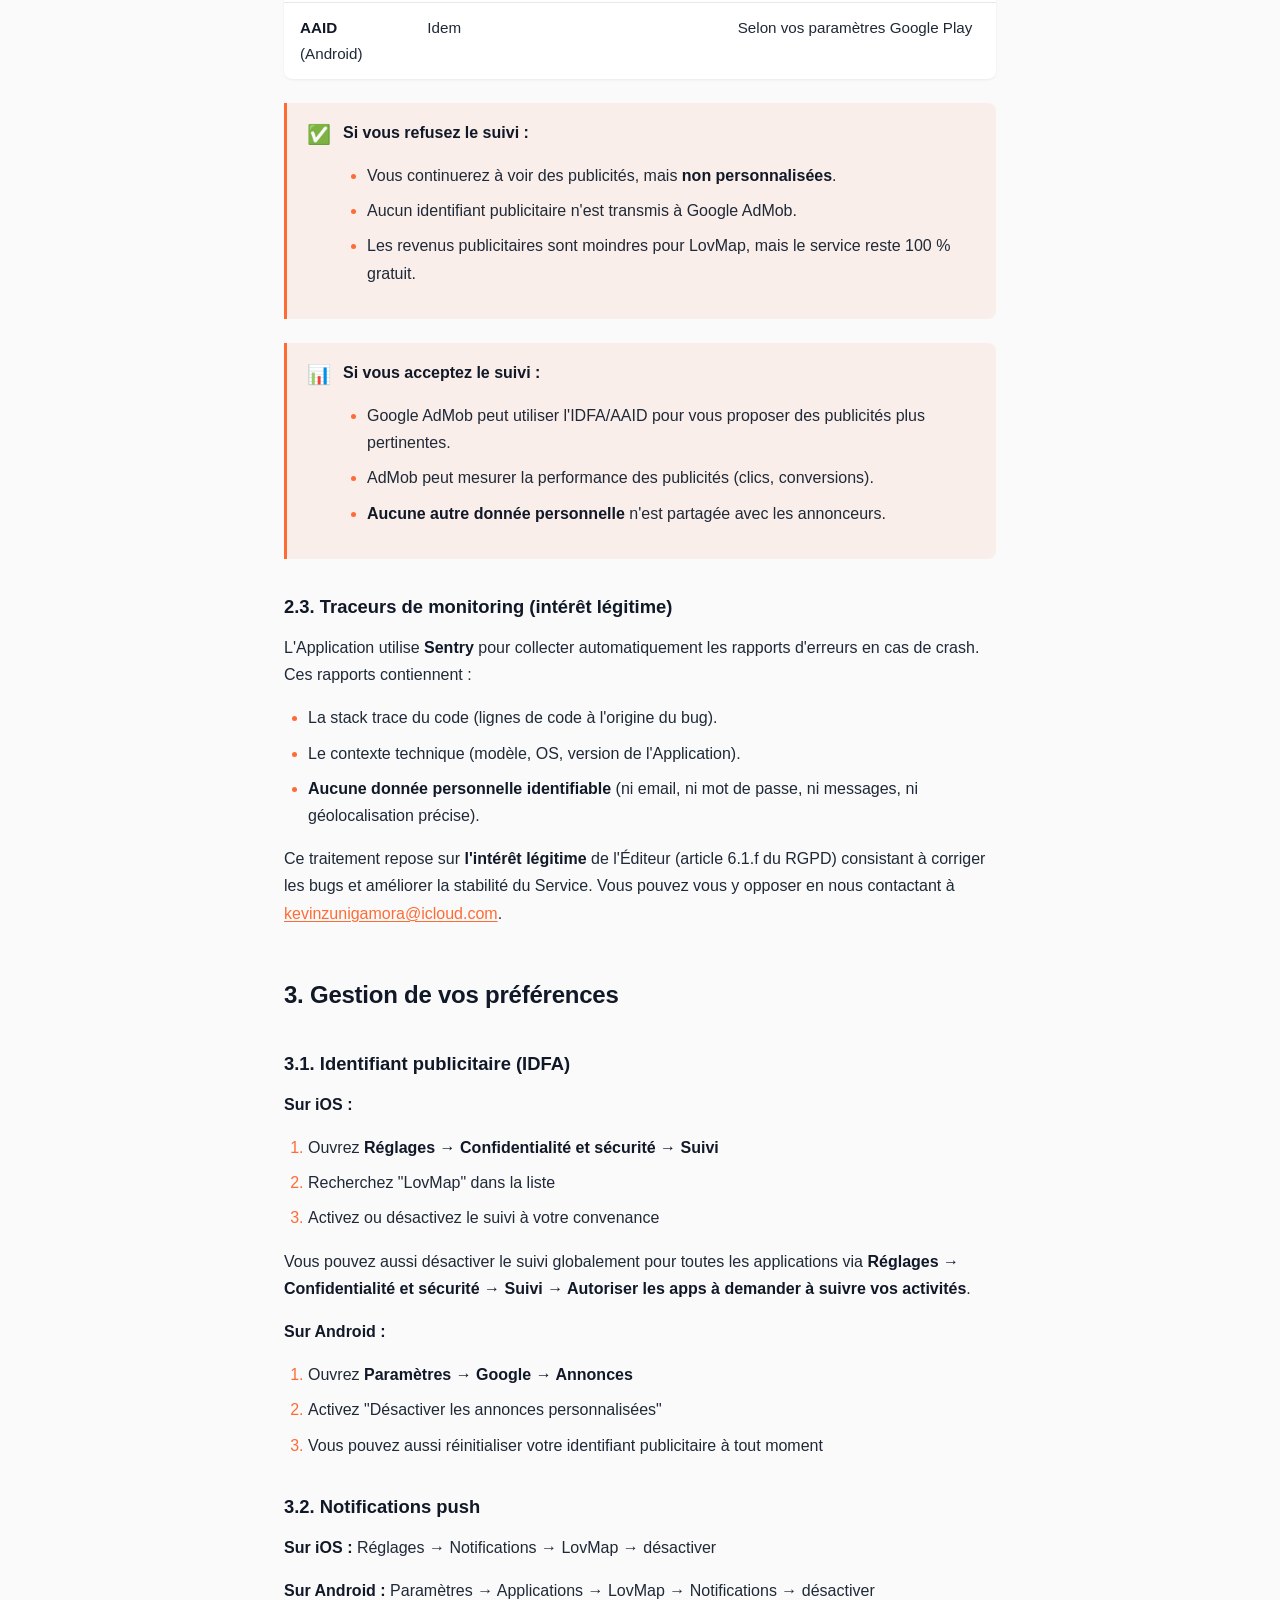
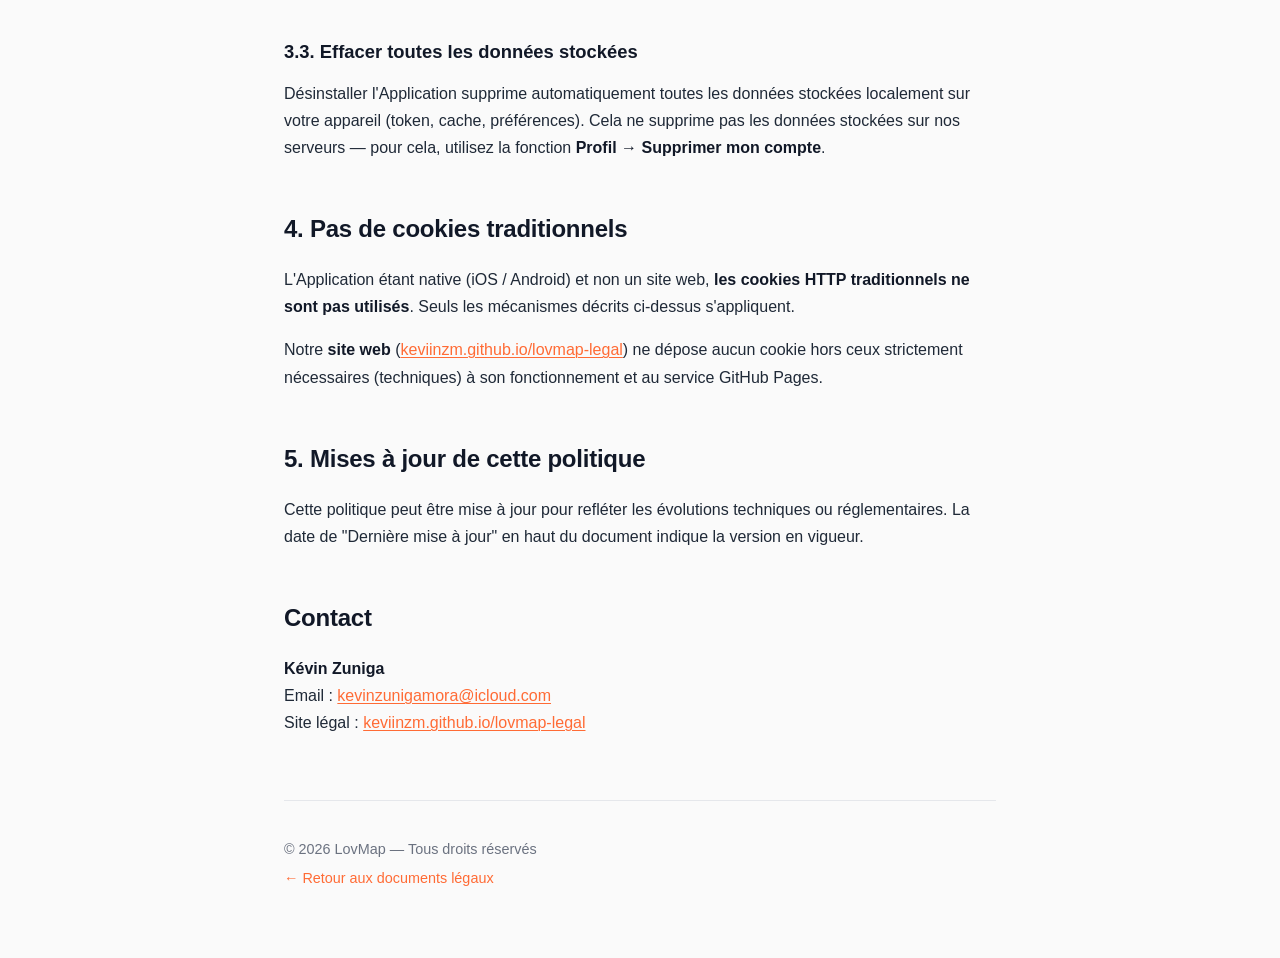
<file: politique-cookies.html>
<!DOCTYPE html>
<html lang="fr">
  <head>
    <meta charset="UTF-8" />
    <meta name="viewport" content="width=device-width, initial-scale=1.0" />
    <title>Politique des Cookies — LovMap</title>
    <meta
      name="description"
      content="Politique relative aux cookies, au stockage local et aux identifiants publicitaires de LovMap."
    />
    <meta name="theme-color" content="#FF6B35" />
    <link rel="stylesheet" href="styles.css" />
  </head>
  <body>
    <nav class="topnav">
      <a class="brand" href="index.html">
        <span class="brand-logo">L♥V</span>
        <span>LovMap</span>
      </a>
      <a class="back-link" href="index.html">← Retour</a>
    </nav>

    <div class="container">
      <header class="doc-header">
        <span class="eyebrow">🍪 Cookies</span>
        <h1>Politique des Cookies, Stockage Local et Identifiants Publicitaires</h1>
        <div class="updated">Dernière mise à jour : 02/05/2026</div>
      </header>

      <article>
        <h2>1. Préambule</h2>
        <p>
          Dans le contexte d'une application mobile, le terme "cookie" couvre
          un ensemble de technologies permettant de stocker ou de lire des
          informations sur votre appareil :
        </p>
        <ul>
          <li>
            <strong>Stockage local</strong> (AsyncStorage, Keychain iOS,
            Keystore Android)
          </li>
          <li><strong>Cache</strong> des données et des cartes</li>
          <li>
            <strong>Identifiants temporaires</strong> (tokens d'authentification)
          </li>
          <li>
            <strong>Identifiants publicitaires</strong> (IDFA sur iOS, AAID sur
            Android)
          </li>
        </ul>
        <p>
          Cette politique détaille comment <strong>LovMap</strong> utilise ces
          technologies et quels sont vos droits.
        </p>

        <h2>2. Catégories de traceurs utilisés</h2>

        <h3>2.1. Traceurs strictement nécessaires (sans consentement)</h3>
        <p>
          Ces éléments sont indispensables au fonctionnement de l'Application.
          Ils ne nécessitent pas votre consentement préalable conformément à
          l'article 82 de la loi Informatique et Libertés.
        </p>
        <table>
          <thead>
            <tr>
              <th>Élément stocké</th>
              <th>Finalité</th>
              <th>Durée</th>
            </tr>
          </thead>
          <tbody>
            <tr>
              <td>Token d'authentification (Supabase)</td>
              <td>Vous maintenir connecté entre 2 ouvertures</td>
              <td>Jusqu'à déconnexion</td>
            </tr>
            <tr>
              <td>Préférences utilisateur (langue, thème)</td>
              <td>Mémoriser vos choix de configuration</td>
              <td>Permanent (effaçable)</td>
            </tr>
            <tr>
              <td>Cache des cartes (Mapbox)</td>
              <td>Accélérer le chargement des cartes déjà visitées</td>
              <td>Variable (géré par l'OS)</td>
            </tr>
            <tr>
              <td>ID Push Notification (Expo)</td>
              <td>Vous envoyer des notifications</td>
              <td>Tant que vous êtes connecté</td>
            </tr>
          </tbody>
        </table>
        <p>
          Ces traceurs ne sont
          <strong>jamais partagés à des tiers à des fins commerciales</strong>
          et ne servent qu'au bon fonctionnement du Service.
        </p>

        <h3>2.2. Traceurs publicitaires (avec consentement)</h3>
        <p>
          L'Application affiche des publicités via <strong>Google AdMob</strong>.
          Sur iOS 14.5+, conformément aux règles d'Apple
          (App Tracking Transparency / ATT), une fenêtre vous demande
          explicitement votre consentement avant d'utiliser l'identifiant
          publicitaire de votre appareil.
        </p>
        <table>
          <thead>
            <tr>
              <th>Identifiant</th>
              <th>Finalité</th>
              <th>Quand utilisé</th>
            </tr>
          </thead>
          <tbody>
            <tr>
              <td><strong>IDFA</strong> (iOS)</td>
              <td>Personnaliser les publicités, mesurer leur efficacité</td>
              <td>Uniquement si vous acceptez la fenêtre ATT</td>
            </tr>
            <tr>
              <td><strong>AAID</strong> (Android)</td>
              <td>Idem</td>
              <td>Selon vos paramètres Google Play</td>
            </tr>
          </tbody>
        </table>

        <div class="callout">
          <span class="callout-icon">✅</span>
          <div class="callout-body">
            <p><strong>Si vous refusez le suivi :</strong></p>
            <ul>
              <li>
                Vous continuerez à voir des publicités, mais
                <strong>non personnalisées</strong>.
              </li>
              <li>
                Aucun identifiant publicitaire n'est transmis à Google AdMob.
              </li>
              <li>
                Les revenus publicitaires sont moindres pour LovMap, mais le
                service reste 100 % gratuit.
              </li>
            </ul>
          </div>
        </div>

        <div class="callout">
          <span class="callout-icon">📊</span>
          <div class="callout-body">
            <p><strong>Si vous acceptez le suivi :</strong></p>
            <ul>
              <li>
                Google AdMob peut utiliser l'IDFA/AAID pour vous proposer des
                publicités plus pertinentes.
              </li>
              <li>
                AdMob peut mesurer la performance des publicités (clics,
                conversions).
              </li>
              <li>
                <strong>Aucune autre donnée personnelle</strong> n'est partagée
                avec les annonceurs.
              </li>
            </ul>
          </div>
        </div>

        <h3>2.3. Traceurs de monitoring (intérêt légitime)</h3>
        <p>
          L'Application utilise <strong>Sentry</strong> pour collecter
          automatiquement les rapports d'erreurs en cas de crash. Ces rapports
          contiennent :
        </p>
        <ul>
          <li>La stack trace du code (lignes de code à l'origine du bug).</li>
          <li>
            Le contexte technique (modèle, OS, version de l'Application).
          </li>
          <li>
            <strong>Aucune donnée personnelle identifiable</strong> (ni email,
            ni mot de passe, ni messages, ni géolocalisation précise).
          </li>
        </ul>
        <p>
          Ce traitement repose sur <strong>l'intérêt légitime</strong> de
          l'Éditeur (article 6.1.f du RGPD) consistant à corriger les bugs et
          améliorer la stabilité du Service. Vous pouvez vous y opposer en
          nous contactant à
          <a href="mailto:kevinzunigamora@icloud.com"
            >kevinzunigamora@icloud.com</a
          >.
        </p>

        <h2>3. Gestion de vos préférences</h2>

        <h3>3.1. Identifiant publicitaire (IDFA)</h3>
        <p><strong>Sur iOS :</strong></p>
        <ol>
          <li>
            Ouvrez <strong>Réglages → Confidentialité et sécurité → Suivi</strong>
          </li>
          <li>Recherchez "LovMap" dans la liste</li>
          <li>Activez ou désactivez le suivi à votre convenance</li>
        </ol>
        <p>
          Vous pouvez aussi désactiver le suivi globalement pour toutes les
          applications via
          <strong>Réglages → Confidentialité et sécurité → Suivi → Autoriser
          les apps à demander à suivre vos activités</strong>.
        </p>
        <p><strong>Sur Android :</strong></p>
        <ol>
          <li>Ouvrez <strong>Paramètres → Google → Annonces</strong></li>
          <li>Activez "Désactiver les annonces personnalisées"</li>
          <li>
            Vous pouvez aussi réinitialiser votre identifiant publicitaire à
            tout moment
          </li>
        </ol>

        <h3>3.2. Notifications push</h3>
        <p>
          <strong>Sur iOS :</strong> Réglages → Notifications → LovMap →
          désactiver
        </p>
        <p>
          <strong>Sur Android :</strong> Paramètres → Applications → LovMap →
          Notifications → désactiver
        </p>

        <h3>3.3. Effacer toutes les données stockées</h3>
        <p>
          Désinstaller l'Application supprime automatiquement toutes les
          données stockées localement sur votre appareil (token, cache,
          préférences). Cela ne supprime pas les données stockées sur nos
          serveurs — pour cela, utilisez la fonction
          <strong>Profil → Supprimer mon compte</strong>.
        </p>

        <h2>4. Pas de cookies traditionnels</h2>
        <p>
          L'Application étant native (iOS / Android) et non un site web,
          <strong>les cookies HTTP traditionnels ne sont pas utilisés</strong>.
          Seuls les mécanismes décrits ci-dessus s'appliquent.
        </p>
        <p>
          Notre <strong>site web</strong>
          (<a href="https://keviinzm.github.io/lovmap-legal/"
            >keviinzm.github.io/lovmap-legal</a
          >) ne dépose aucun cookie hors ceux strictement nécessaires
          (techniques) à son fonctionnement et au service GitHub Pages.
        </p>

        <h2>5. Mises à jour de cette politique</h2>
        <p>
          Cette politique peut être mise à jour pour refléter les évolutions
          techniques ou réglementaires. La date de "Dernière mise à jour" en
          haut du document indique la version en vigueur.
        </p>

        <h2>Contact</h2>
        <p>
          <strong>Kévin Zuniga</strong><br />
          Email :
          <a href="mailto:kevinzunigamora@icloud.com"
            >kevinzunigamora@icloud.com</a
          ><br />
          Site légal :
          <a href="https://keviinzm.github.io/lovmap-legal/"
            >keviinzm.github.io/lovmap-legal</a
          >
        </p>
      </article>

      <footer class="doc-footer">
        <p>&copy; 2026 LovMap — Tous droits réservés</p>
        <p>
          <a href="index.html">← Retour aux documents légaux</a>
        </p>
      </footer>
    </div>
  </body>
</html>
</file>
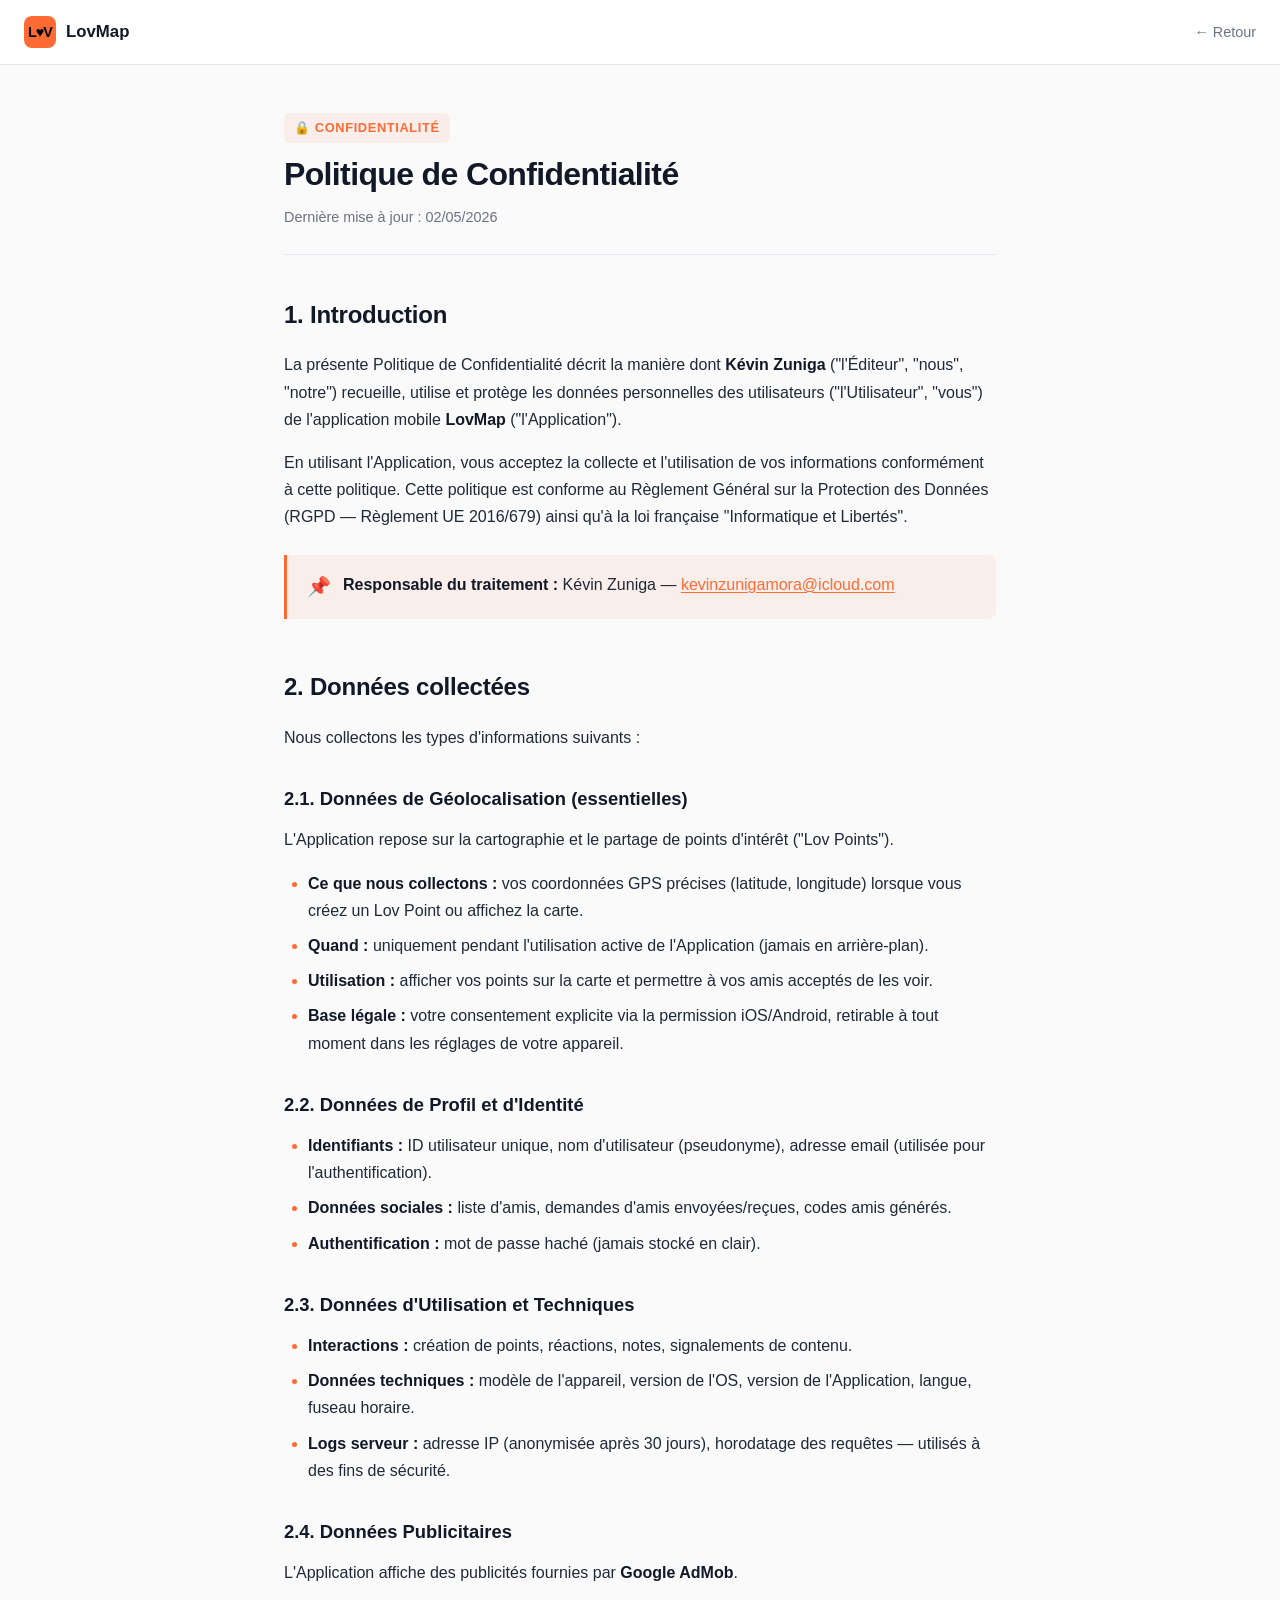
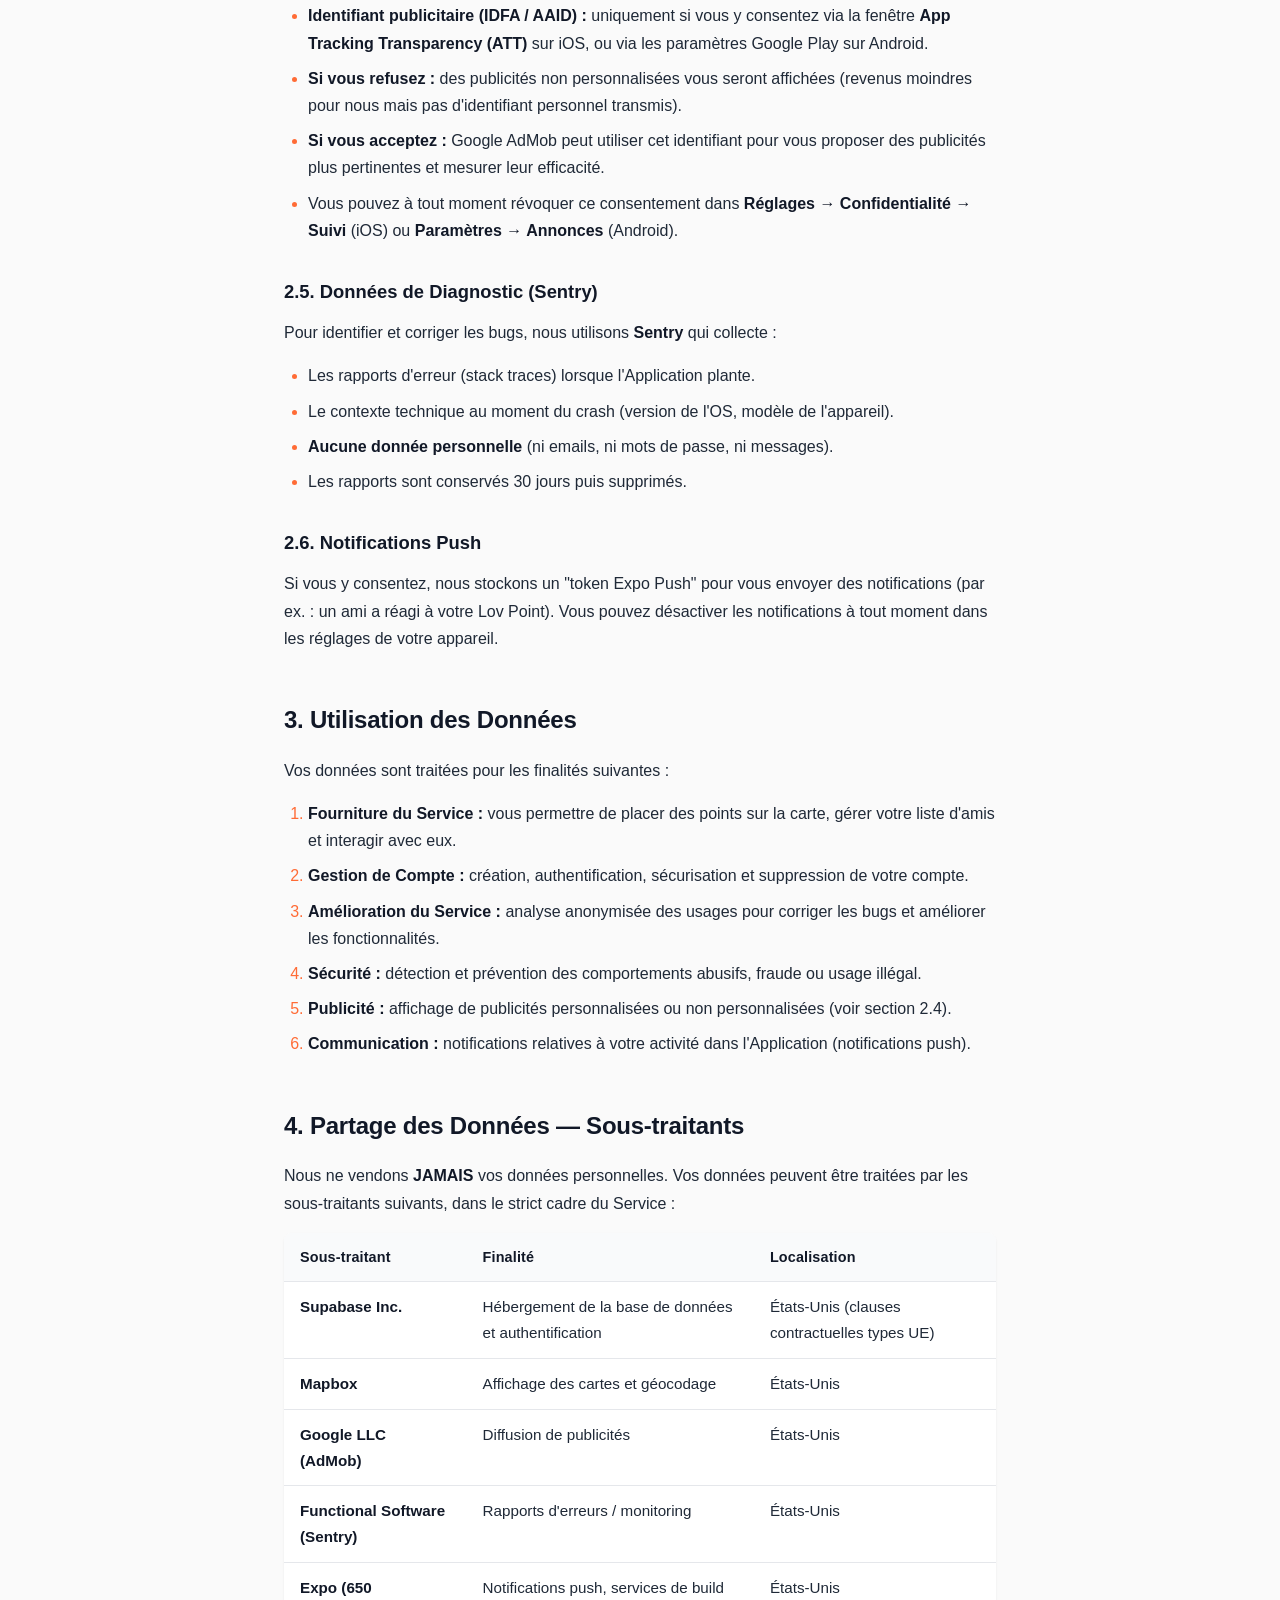
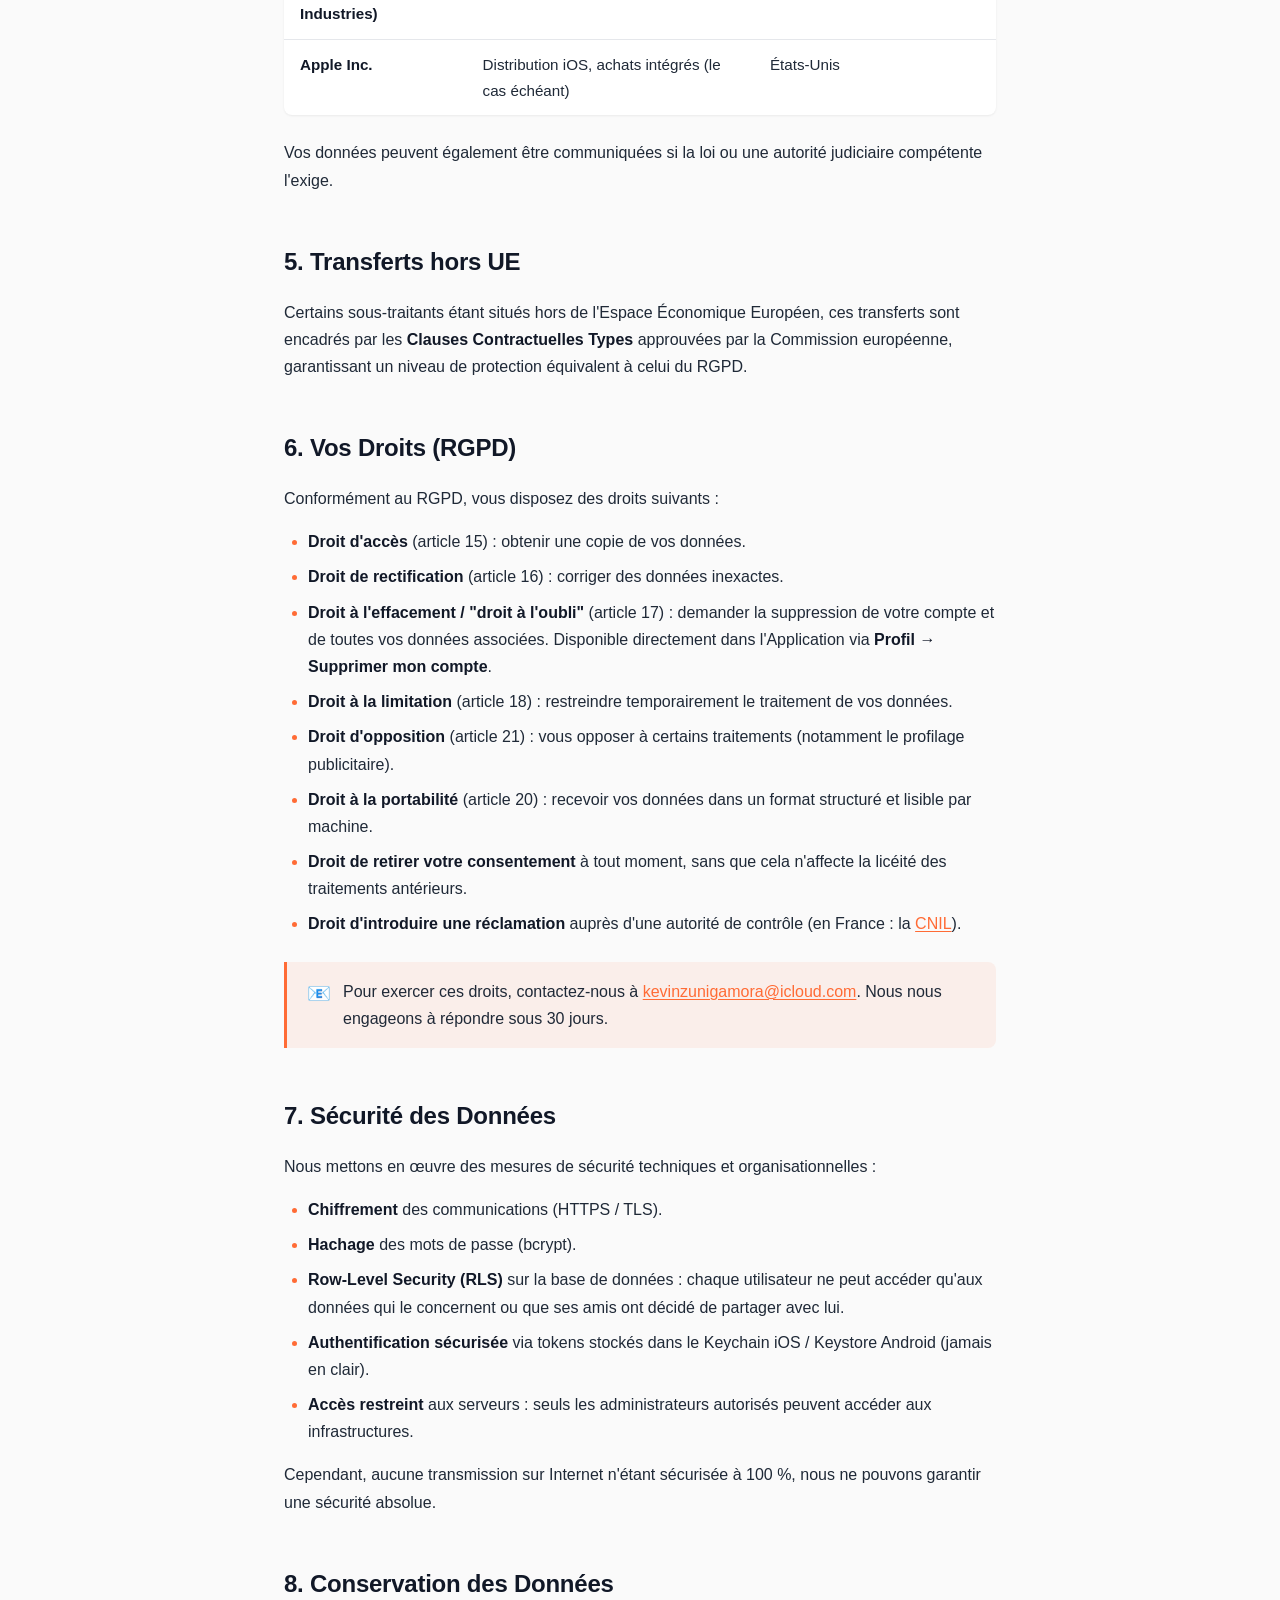
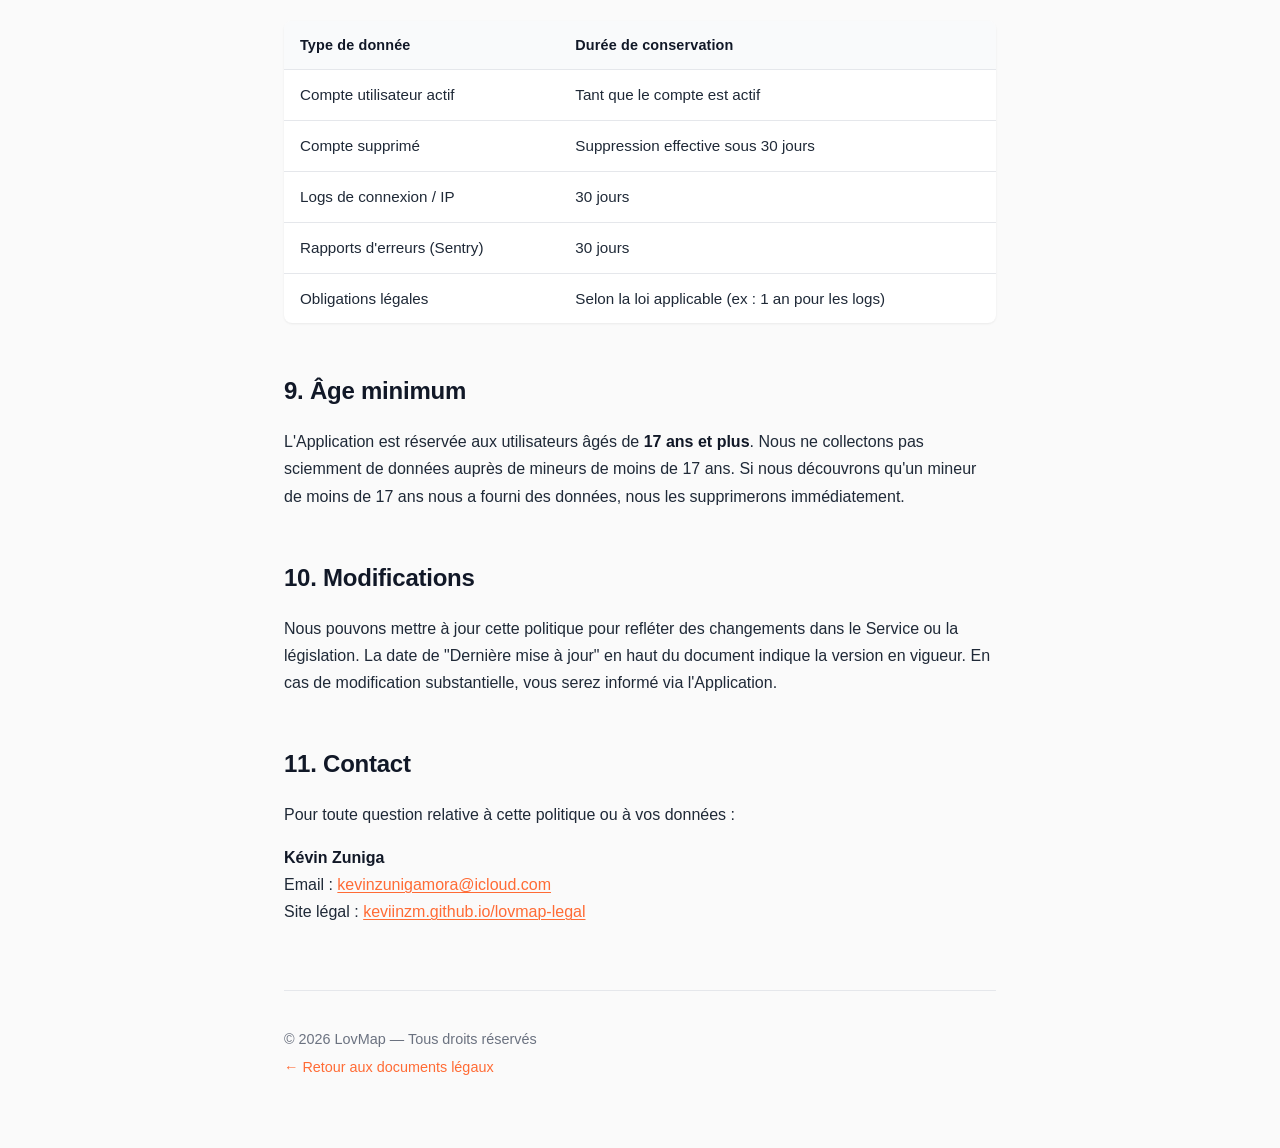
<file: politique-de-confidentialite.html>
<!DOCTYPE html>
<html lang="fr">
  <head>
    <meta charset="UTF-8" />
    <meta name="viewport" content="width=device-width, initial-scale=1.0" />
    <title>Politique de Confidentialité — LovMap</title>
    <meta
      name="description"
      content="Politique de confidentialité de LovMap : collecte, utilisation et protection de vos données personnelles (RGPD)."
    />
    <meta name="theme-color" content="#FF6B35" />
    <link rel="stylesheet" href="styles.css" />
  </head>
  <body>
    <nav class="topnav">
      <a class="brand" href="index.html">
        <span class="brand-logo">L♥V</span>
        <span>LovMap</span>
      </a>
      <a class="back-link" href="index.html">← Retour</a>
    </nav>

    <div class="container">
      <header class="doc-header">
        <span class="eyebrow">🔒 Confidentialité</span>
        <h1>Politique de Confidentialité</h1>
        <div class="updated">Dernière mise à jour : 02/05/2026</div>
      </header>

      <article>
        <h2>1. Introduction</h2>
        <p>
          La présente Politique de Confidentialité décrit la manière dont
          <strong>Kévin Zuniga</strong> ("l'Éditeur", "nous", "notre")
          recueille, utilise et protège les données personnelles des
          utilisateurs ("l'Utilisateur", "vous") de l'application mobile
          <strong>LovMap</strong> ("l'Application").
        </p>
        <p>
          En utilisant l'Application, vous acceptez la collecte et l'utilisation
          de vos informations conformément à cette politique. Cette politique
          est conforme au Règlement Général sur la Protection des Données
          (RGPD — Règlement UE 2016/679) ainsi qu'à la loi française
          "Informatique et Libertés".
        </p>
        <div class="callout">
          <span class="callout-icon">📌</span>
          <div class="callout-body">
            <strong>Responsable du traitement :</strong> Kévin Zuniga —
            <a href="mailto:kevinzunigamora@icloud.com">kevinzunigamora@icloud.com</a>
          </div>
        </div>

        <h2>2. Données collectées</h2>
        <p>Nous collectons les types d'informations suivants :</p>

        <h3>2.1. Données de Géolocalisation (essentielles)</h3>
        <p>
          L'Application repose sur la cartographie et le partage de points
          d'intérêt ("Lov Points").
        </p>
        <ul>
          <li>
            <strong>Ce que nous collectons :</strong> vos coordonnées GPS
            précises (latitude, longitude) lorsque vous créez un Lov Point ou
            affichez la carte.
          </li>
          <li>
            <strong>Quand :</strong> uniquement pendant l'utilisation active de
            l'Application (jamais en arrière-plan).
          </li>
          <li>
            <strong>Utilisation :</strong> afficher vos points sur la carte et
            permettre à vos amis acceptés de les voir.
          </li>
          <li>
            <strong>Base légale :</strong> votre consentement explicite via la
            permission iOS/Android, retirable à tout moment dans les réglages
            de votre appareil.
          </li>
        </ul>

        <h3>2.2. Données de Profil et d'Identité</h3>
        <ul>
          <li>
            <strong>Identifiants :</strong> ID utilisateur unique, nom
            d'utilisateur (pseudonyme), adresse email (utilisée pour
            l'authentification).
          </li>
          <li>
            <strong>Données sociales :</strong> liste d'amis, demandes d'amis
            envoyées/reçues, codes amis générés.
          </li>
          <li>
            <strong>Authentification :</strong> mot de passe haché (jamais
            stocké en clair).
          </li>
        </ul>

        <h3>2.3. Données d'Utilisation et Techniques</h3>
        <ul>
          <li>
            <strong>Interactions :</strong> création de points, réactions,
            notes, signalements de contenu.
          </li>
          <li>
            <strong>Données techniques :</strong> modèle de l'appareil, version
            de l'OS, version de l'Application, langue, fuseau horaire.
          </li>
          <li>
            <strong>Logs serveur :</strong> adresse IP (anonymisée après 30
            jours), horodatage des requêtes — utilisés à des fins de sécurité.
          </li>
        </ul>

        <h3>2.4. Données Publicitaires</h3>
        <p>
          L'Application affiche des publicités fournies par
          <strong>Google AdMob</strong>.
        </p>
        <ul>
          <li>
            <strong>Identifiant publicitaire (IDFA / AAID) :</strong>
            uniquement si vous y consentez via la fenêtre
            <strong>App Tracking Transparency (ATT)</strong> sur iOS, ou via les
            paramètres Google Play sur Android.
          </li>
          <li>
            <strong>Si vous refusez :</strong> des publicités non personnalisées
            vous seront affichées (revenus moindres pour nous mais pas
            d'identifiant personnel transmis).
          </li>
          <li>
            <strong>Si vous acceptez :</strong> Google AdMob peut utiliser cet
            identifiant pour vous proposer des publicités plus pertinentes et
            mesurer leur efficacité.
          </li>
          <li>
            Vous pouvez à tout moment révoquer ce consentement dans
            <strong>Réglages → Confidentialité → Suivi</strong> (iOS) ou
            <strong>Paramètres → Annonces</strong> (Android).
          </li>
        </ul>

        <h3>2.5. Données de Diagnostic (Sentry)</h3>
        <p>
          Pour identifier et corriger les bugs, nous utilisons
          <strong>Sentry</strong> qui collecte :
        </p>
        <ul>
          <li>Les rapports d'erreur (stack traces) lorsque l'Application plante.</li>
          <li>
            Le contexte technique au moment du crash (version de l'OS, modèle
            de l'appareil).
          </li>
          <li>
            <strong>Aucune donnée personnelle</strong> (ni emails, ni mots de
            passe, ni messages).
          </li>
          <li>Les rapports sont conservés 30 jours puis supprimés.</li>
        </ul>

        <h3>2.6. Notifications Push</h3>
        <p>
          Si vous y consentez, nous stockons un "token Expo Push" pour vous
          envoyer des notifications (par ex. : un ami a réagi à votre Lov
          Point). Vous pouvez désactiver les notifications à tout moment dans
          les réglages de votre appareil.
        </p>

        <h2>3. Utilisation des Données</h2>
        <p>Vos données sont traitées pour les finalités suivantes :</p>
        <ol>
          <li>
            <strong>Fourniture du Service :</strong> vous permettre de placer
            des points sur la carte, gérer votre liste d'amis et interagir avec
            eux.
          </li>
          <li>
            <strong>Gestion de Compte :</strong> création, authentification,
            sécurisation et suppression de votre compte.
          </li>
          <li>
            <strong>Amélioration du Service :</strong> analyse anonymisée des
            usages pour corriger les bugs et améliorer les fonctionnalités.
          </li>
          <li>
            <strong>Sécurité :</strong> détection et prévention des
            comportements abusifs, fraude ou usage illégal.
          </li>
          <li>
            <strong>Publicité :</strong> affichage de publicités personnalisées
            ou non personnalisées (voir section 2.4).
          </li>
          <li>
            <strong>Communication :</strong> notifications relatives à votre
            activité dans l'Application (notifications push).
          </li>
        </ol>

        <h2>4. Partage des Données — Sous-traitants</h2>
        <p>
          Nous ne vendons <strong>JAMAIS</strong> vos données personnelles. Vos
          données peuvent être traitées par les sous-traitants suivants, dans
          le strict cadre du Service :
        </p>
        <table>
          <thead>
            <tr>
              <th>Sous-traitant</th>
              <th>Finalité</th>
              <th>Localisation</th>
            </tr>
          </thead>
          <tbody>
            <tr>
              <td><strong>Supabase Inc.</strong></td>
              <td>Hébergement de la base de données et authentification</td>
              <td>États-Unis (clauses contractuelles types UE)</td>
            </tr>
            <tr>
              <td><strong>Mapbox</strong></td>
              <td>Affichage des cartes et géocodage</td>
              <td>États-Unis</td>
            </tr>
            <tr>
              <td><strong>Google LLC (AdMob)</strong></td>
              <td>Diffusion de publicités</td>
              <td>États-Unis</td>
            </tr>
            <tr>
              <td><strong>Functional Software (Sentry)</strong></td>
              <td>Rapports d'erreurs / monitoring</td>
              <td>États-Unis</td>
            </tr>
            <tr>
              <td><strong>Expo (650 Industries)</strong></td>
              <td>Notifications push, services de build</td>
              <td>États-Unis</td>
            </tr>
            <tr>
              <td><strong>Apple Inc.</strong></td>
              <td>Distribution iOS, achats intégrés (le cas échéant)</td>
              <td>États-Unis</td>
            </tr>
          </tbody>
        </table>
        <p>
          Vos données peuvent également être communiquées si la loi ou une
          autorité judiciaire compétente l'exige.
        </p>

        <h2>5. Transferts hors UE</h2>
        <p>
          Certains sous-traitants étant situés hors de l'Espace Économique
          Européen, ces transferts sont encadrés par les
          <strong>Clauses Contractuelles Types</strong> approuvées par la
          Commission européenne, garantissant un niveau de protection
          équivalent à celui du RGPD.
        </p>

        <h2>6. Vos Droits (RGPD)</h2>
        <p>Conformément au RGPD, vous disposez des droits suivants :</p>
        <ul>
          <li>
            <strong>Droit d'accès</strong> (article 15) : obtenir une copie de
            vos données.
          </li>
          <li>
            <strong>Droit de rectification</strong> (article 16) : corriger des
            données inexactes.
          </li>
          <li>
            <strong>Droit à l'effacement / "droit à l'oubli"</strong> (article
            17) : demander la suppression de votre compte et de toutes vos
            données associées. Disponible directement dans l'Application via
            <strong>Profil → Supprimer mon compte</strong>.
          </li>
          <li>
            <strong>Droit à la limitation</strong> (article 18) : restreindre
            temporairement le traitement de vos données.
          </li>
          <li>
            <strong>Droit d'opposition</strong> (article 21) : vous opposer à
            certains traitements (notamment le profilage publicitaire).
          </li>
          <li>
            <strong>Droit à la portabilité</strong> (article 20) : recevoir vos
            données dans un format structuré et lisible par machine.
          </li>
          <li>
            <strong>Droit de retirer votre consentement</strong> à tout moment,
            sans que cela n'affecte la licéité des traitements antérieurs.
          </li>
          <li>
            <strong>Droit d'introduire une réclamation</strong> auprès d'une
            autorité de contrôle (en France : la
            <a href="https://www.cnil.fr" target="_blank" rel="noopener"
              >CNIL</a
            >).
          </li>
        </ul>
        <div class="callout">
          <span class="callout-icon">📧</span>
          <div class="callout-body">
            Pour exercer ces droits, contactez-nous à
            <a href="mailto:kevinzunigamora@icloud.com"
              >kevinzunigamora@icloud.com</a
            >. Nous nous engageons à répondre sous 30 jours.
          </div>
        </div>

        <h2>7. Sécurité des Données</h2>
        <p>
          Nous mettons en œuvre des mesures de sécurité techniques et
          organisationnelles :
        </p>
        <ul>
          <li><strong>Chiffrement</strong> des communications (HTTPS / TLS).</li>
          <li><strong>Hachage</strong> des mots de passe (bcrypt).</li>
          <li>
            <strong>Row-Level Security (RLS)</strong> sur la base de données :
            chaque utilisateur ne peut accéder qu'aux données qui le concernent
            ou que ses amis ont décidé de partager avec lui.
          </li>
          <li>
            <strong>Authentification sécurisée</strong> via tokens stockés dans
            le Keychain iOS / Keystore Android (jamais en clair).
          </li>
          <li>
            <strong>Accès restreint</strong> aux serveurs : seuls les
            administrateurs autorisés peuvent accéder aux infrastructures.
          </li>
        </ul>
        <p>
          Cependant, aucune transmission sur Internet n'étant sécurisée à
          100 %, nous ne pouvons garantir une sécurité absolue.
        </p>

        <h2>8. Conservation des Données</h2>
        <table>
          <thead>
            <tr>
              <th>Type de donnée</th>
              <th>Durée de conservation</th>
            </tr>
          </thead>
          <tbody>
            <tr>
              <td>Compte utilisateur actif</td>
              <td>Tant que le compte est actif</td>
            </tr>
            <tr>
              <td>Compte supprimé</td>
              <td>Suppression effective sous 30 jours</td>
            </tr>
            <tr>
              <td>Logs de connexion / IP</td>
              <td>30 jours</td>
            </tr>
            <tr>
              <td>Rapports d'erreurs (Sentry)</td>
              <td>30 jours</td>
            </tr>
            <tr>
              <td>Obligations légales</td>
              <td>Selon la loi applicable (ex : 1 an pour les logs)</td>
            </tr>
          </tbody>
        </table>

        <h2>9. Âge minimum</h2>
        <p>
          L'Application est réservée aux utilisateurs âgés de
          <strong>17 ans et plus</strong>. Nous ne collectons pas sciemment de
          données auprès de mineurs de moins de 17 ans. Si nous découvrons
          qu'un mineur de moins de 17 ans nous a fourni des données, nous les
          supprimerons immédiatement.
        </p>

        <h2>10. Modifications</h2>
        <p>
          Nous pouvons mettre à jour cette politique pour refléter des
          changements dans le Service ou la législation. La date de "Dernière
          mise à jour" en haut du document indique la version en vigueur. En
          cas de modification substantielle, vous serez informé via
          l'Application.
        </p>

        <h2>11. Contact</h2>
        <p>
          Pour toute question relative à cette politique ou à vos données :
        </p>
        <p>
          <strong>Kévin Zuniga</strong><br />
          Email :
          <a href="mailto:kevinzunigamora@icloud.com"
            >kevinzunigamora@icloud.com</a
          ><br />
          Site légal :
          <a href="https://keviinzm.github.io/lovmap-legal/"
            >keviinzm.github.io/lovmap-legal</a
          >
        </p>
      </article>

      <footer class="doc-footer">
        <p>&copy; 2026 LovMap — Tous droits réservés</p>
        <p>
          <a href="index.html">← Retour aux documents légaux</a>
        </p>
      </footer>
    </div>
  </body>
</html>
</file>
<file: styles.css>
/* LovMap legal docs — shared styles */

:root {
  --brand: #ff6b35;
  --brand-dark: #e85a23;
  --brand-soft: rgba(255, 107, 53, 0.08);
  --bg: #fafafa;
  --card: #ffffff;
  --text: #1f2937;
  --text-strong: #111827;
  --muted: #6b7280;
  --border: #e5e7eb;
  --table-header: #f9fafb;
  --shadow: 0 1px 3px rgba(0, 0, 0, 0.04), 0 1px 2px rgba(0, 0, 0, 0.03);
  --shadow-hover: 0 10px 25px rgba(255, 107, 53, 0.15),
    0 4px 10px rgba(0, 0, 0, 0.05);
}

@media (prefers-color-scheme: dark) {
  :root {
    --bg: #0f0f0f;
    --card: #1a1a1a;
    --text: #e5e7eb;
    --text-strong: #f9fafb;
    --muted: #9ca3af;
    --border: #2a2a2a;
    --table-header: #1f1f1f;
    --shadow: 0 1px 3px rgba(0, 0, 0, 0.4);
    --shadow-hover: 0 10px 25px rgba(255, 107, 53, 0.25),
      0 4px 10px rgba(0, 0, 0, 0.4);
  }
}

* {
  box-sizing: border-box;
}

html {
  scroll-behavior: smooth;
}

body {
  font-family: -apple-system, BlinkMacSystemFont, "Segoe UI", Roboto, Helvetica,
    Arial, sans-serif;
  margin: 0;
  padding: 0;
  background: var(--bg);
  color: var(--text);
  line-height: 1.7;
  font-size: 16px;
  -webkit-font-smoothing: antialiased;
  text-rendering: optimizeLegibility;
}

.container {
  max-width: 760px;
  margin: 0 auto;
  padding: 32px 24px 64px;
}

/* ============ Top nav ============ */

.topnav {
  display: flex;
  align-items: center;
  justify-content: space-between;
  padding: 16px 24px;
  background: var(--card);
  border-bottom: 1px solid var(--border);
  position: sticky;
  top: 0;
  z-index: 10;
  backdrop-filter: blur(10px);
  -webkit-backdrop-filter: blur(10px);
  background: rgba(255, 255, 255, 0.85);
}

@media (prefers-color-scheme: dark) {
  .topnav {
    background: rgba(15, 15, 15, 0.85);
  }
}

.topnav .brand {
  display: flex;
  align-items: center;
  gap: 10px;
  text-decoration: none;
  color: var(--text-strong);
  font-weight: 700;
  font-size: 1.05rem;
}

.topnav .brand-logo {
  display: inline-flex;
  align-items: center;
  justify-content: center;
  width: 32px;
  height: 32px;
  background: var(--brand);
  border-radius: 8px;
  color: #000;
  font-weight: 800;
  font-size: 0.9rem;
  letter-spacing: -1px;
}

.topnav .back-link {
  color: var(--muted);
  text-decoration: none;
  font-size: 0.9rem;
  display: inline-flex;
  align-items: center;
  gap: 4px;
  transition: color 0.15s;
}

.topnav .back-link:hover {
  color: var(--brand);
}

/* ============ Document header ============ */

.doc-header {
  margin: 16px 0 40px;
  padding-bottom: 24px;
  border-bottom: 1px solid var(--border);
}

.doc-header .eyebrow {
  display: inline-block;
  font-size: 0.8rem;
  font-weight: 600;
  text-transform: uppercase;
  letter-spacing: 0.05em;
  color: var(--brand);
  background: var(--brand-soft);
  padding: 4px 10px;
  border-radius: 6px;
  margin-bottom: 12px;
}

.doc-header h1 {
  margin: 0 0 12px;
  font-size: 2rem;
  line-height: 1.2;
  color: var(--text-strong);
  font-weight: 700;
  letter-spacing: -0.02em;
}

.doc-header .updated {
  font-size: 0.9rem;
  color: var(--muted);
  font-variant-numeric: tabular-nums;
}

/* ============ Body typography ============ */

article {
  font-size: 1rem;
}

article h2 {
  font-size: 1.5rem;
  margin: 48px 0 16px;
  color: var(--text-strong);
  font-weight: 700;
  letter-spacing: -0.01em;
  scroll-margin-top: 80px;
}

article h2:first-child {
  margin-top: 0;
}

article h3 {
  font-size: 1.15rem;
  margin: 32px 0 12px;
  color: var(--text-strong);
  font-weight: 600;
  scroll-margin-top: 80px;
}

article h4 {
  font-size: 1rem;
  margin: 24px 0 8px;
  color: var(--text-strong);
  font-weight: 600;
}

article p {
  margin: 0 0 16px;
}

article strong {
  color: var(--text-strong);
  font-weight: 600;
}

article a {
  color: var(--brand);
  text-decoration: underline;
  text-underline-offset: 2px;
  text-decoration-thickness: 1px;
}

article a:hover {
  color: var(--brand-dark);
  text-decoration-thickness: 2px;
}

article ul,
article ol {
  margin: 0 0 16px;
  padding-left: 24px;
}

article li {
  margin-bottom: 8px;
}

article li::marker {
  color: var(--brand);
}

article hr {
  border: none;
  border-top: 1px solid var(--border);
  margin: 40px 0;
}

article blockquote {
  margin: 24px 0;
  padding: 16px 20px;
  background: var(--brand-soft);
  border-left: 3px solid var(--brand);
  border-radius: 0 8px 8px 0;
  color: var(--text);
}

article blockquote p:last-child {
  margin-bottom: 0;
}

article code {
  font-family: ui-monospace, "SF Mono", Menlo, Monaco, Consolas, monospace;
  font-size: 0.9em;
  background: var(--brand-soft);
  padding: 2px 6px;
  border-radius: 4px;
  color: var(--brand-dark);
}

/* ============ Tables ============ */

article table {
  width: 100%;
  border-collapse: collapse;
  margin: 16px 0 24px;
  font-size: 0.95rem;
  background: var(--card);
  border-radius: 8px;
  overflow: hidden;
  box-shadow: var(--shadow);
}

article thead {
  background: var(--table-header);
}

article th {
  text-align: left;
  padding: 12px 16px;
  font-weight: 600;
  color: var(--text-strong);
  border-bottom: 1px solid var(--border);
  font-size: 0.9rem;
  letter-spacing: 0.01em;
}

article td {
  padding: 12px 16px;
  border-bottom: 1px solid var(--border);
  vertical-align: top;
}

article tbody tr:last-child td {
  border-bottom: none;
}

article tbody tr:hover {
  background: var(--brand-soft);
}

/* ============ Callouts (custom) ============ */

.callout {
  display: flex;
  gap: 12px;
  padding: 16px 20px;
  background: var(--brand-soft);
  border-left: 3px solid var(--brand);
  border-radius: 0 8px 8px 0;
  margin: 24px 0;
}

.callout-icon {
  font-size: 1.2rem;
  flex-shrink: 0;
}

.callout-body {
  flex: 1;
}

.callout-body p:last-child {
  margin-bottom: 0;
}

/* ============ Footer ============ */

.doc-footer {
  margin-top: 64px;
  padding-top: 32px;
  border-top: 1px solid var(--border);
  font-size: 0.9rem;
  color: var(--muted);
}

.doc-footer p {
  margin: 4px 0;
}

.doc-footer a {
  color: var(--brand);
  text-decoration: none;
}

.doc-footer a:hover {
  text-decoration: underline;
}

/* ============ Index page ============ */

.index-header {
  text-align: center;
  margin: 48px 0;
}

.index-header .logo {
  display: inline-flex;
  align-items: center;
  justify-content: center;
  width: 80px;
  height: 80px;
  background: var(--brand);
  border-radius: 20px;
  font-size: 32px;
  font-weight: 800;
  color: #000;
  letter-spacing: -2px;
  margin-bottom: 20px;
  box-shadow: 0 8px 24px rgba(255, 107, 53, 0.3);
}

.index-header h1 {
  color: var(--text-strong);
  font-size: 2rem;
  margin: 0 0 8px;
  font-weight: 700;
  letter-spacing: -0.02em;
}

.index-header p {
  color: var(--muted);
  font-size: 1rem;
  margin: 0;
}

.grid {
  display: grid;
  gap: 16px;
}

.card {
  background: var(--card);
  border: 1px solid var(--border);
  border-radius: 12px;
  padding: 24px;
  text-decoration: none;
  color: inherit;
  display: block;
  transition: transform 0.2s ease, box-shadow 0.2s ease, border-color 0.2s ease;
  box-shadow: var(--shadow);
}

.card:hover {
  transform: translateY(-2px);
  box-shadow: var(--shadow-hover);
  border-color: var(--brand);
}

.card:focus-visible {
  outline: 2px solid var(--brand);
  outline-offset: 2px;
}

.card-header {
  display: flex;
  align-items: center;
  gap: 14px;
  margin-bottom: 8px;
}

.card-icon {
  font-size: 1.6rem;
  line-height: 1;
  flex-shrink: 0;
}

.card-title {
  font-size: 1.1rem;
  font-weight: 600;
  color: var(--text-strong);
}

.card-description {
  color: var(--muted);
  font-size: 0.95rem;
  margin: 0;
}

.card-meta {
  margin-top: 12px;
  font-size: 0.8rem;
  color: var(--muted);
  font-variant-numeric: tabular-nums;
}

.badge {
  display: inline-block;
  padding: 2px 8px;
  background: var(--brand-soft);
  color: var(--brand-dark);
  border-radius: 12px;
  font-size: 0.72rem;
  font-weight: 600;
  margin-left: 8px;
  text-transform: uppercase;
  letter-spacing: 0.04em;
}

/* ============ Mobile ============ */

@media (max-width: 640px) {
  .container {
    padding: 24px 16px 48px;
  }

  .topnav {
    padding: 12px 16px;
  }

  .doc-header h1 {
    font-size: 1.6rem;
  }

  article h2 {
    font-size: 1.3rem;
    margin-top: 36px;
  }

  article h3 {
    font-size: 1.05rem;
  }

  article table {
    font-size: 0.85rem;
  }

  article th,
  article td {
    padding: 10px 12px;
  }

  .index-header {
    margin: 32px 0 40px;
  }

  .index-header .logo {
    width: 64px;
    height: 64px;
    font-size: 26px;
  }

  .index-header h1 {
    font-size: 1.6rem;
  }

  .card {
    padding: 20px;
  }

  /* Tables on mobile: allow horizontal scroll */
  article table {
    display: block;
    overflow-x: auto;
    white-space: nowrap;
  }
}
</file>
